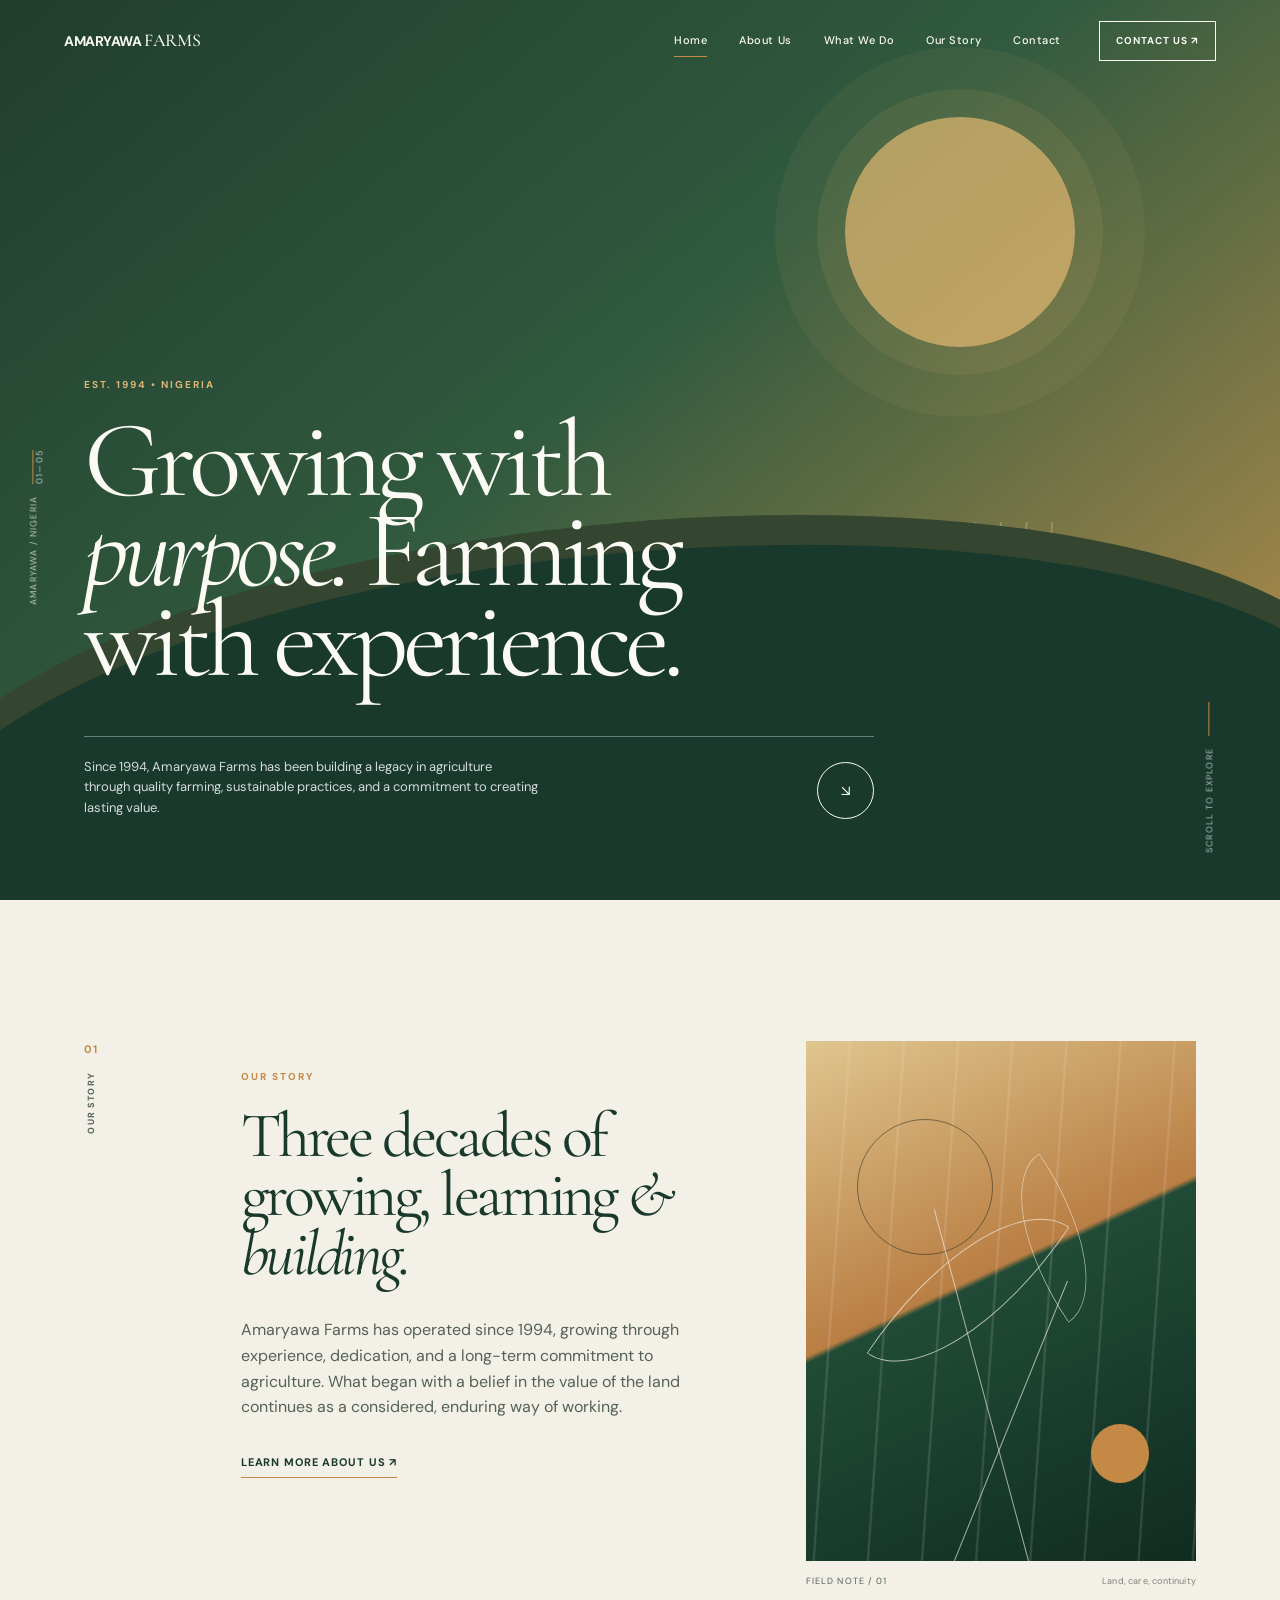
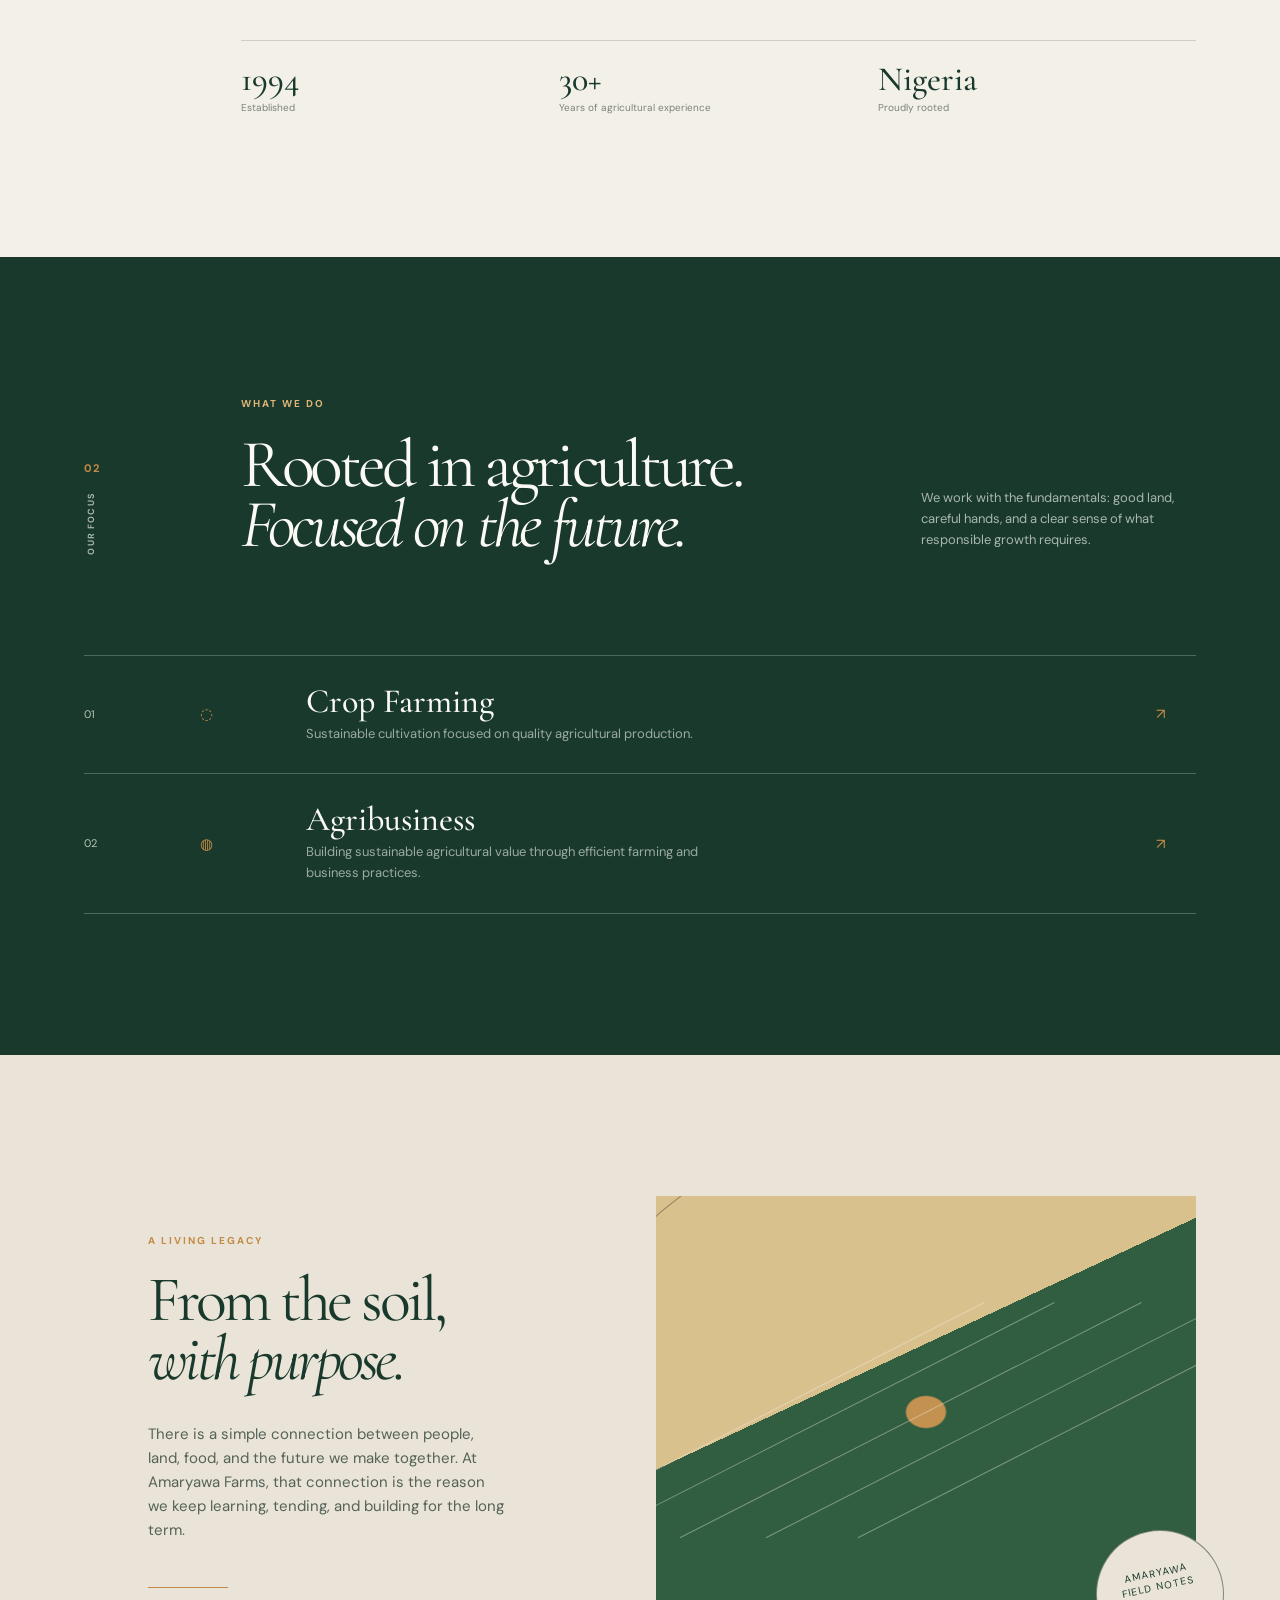
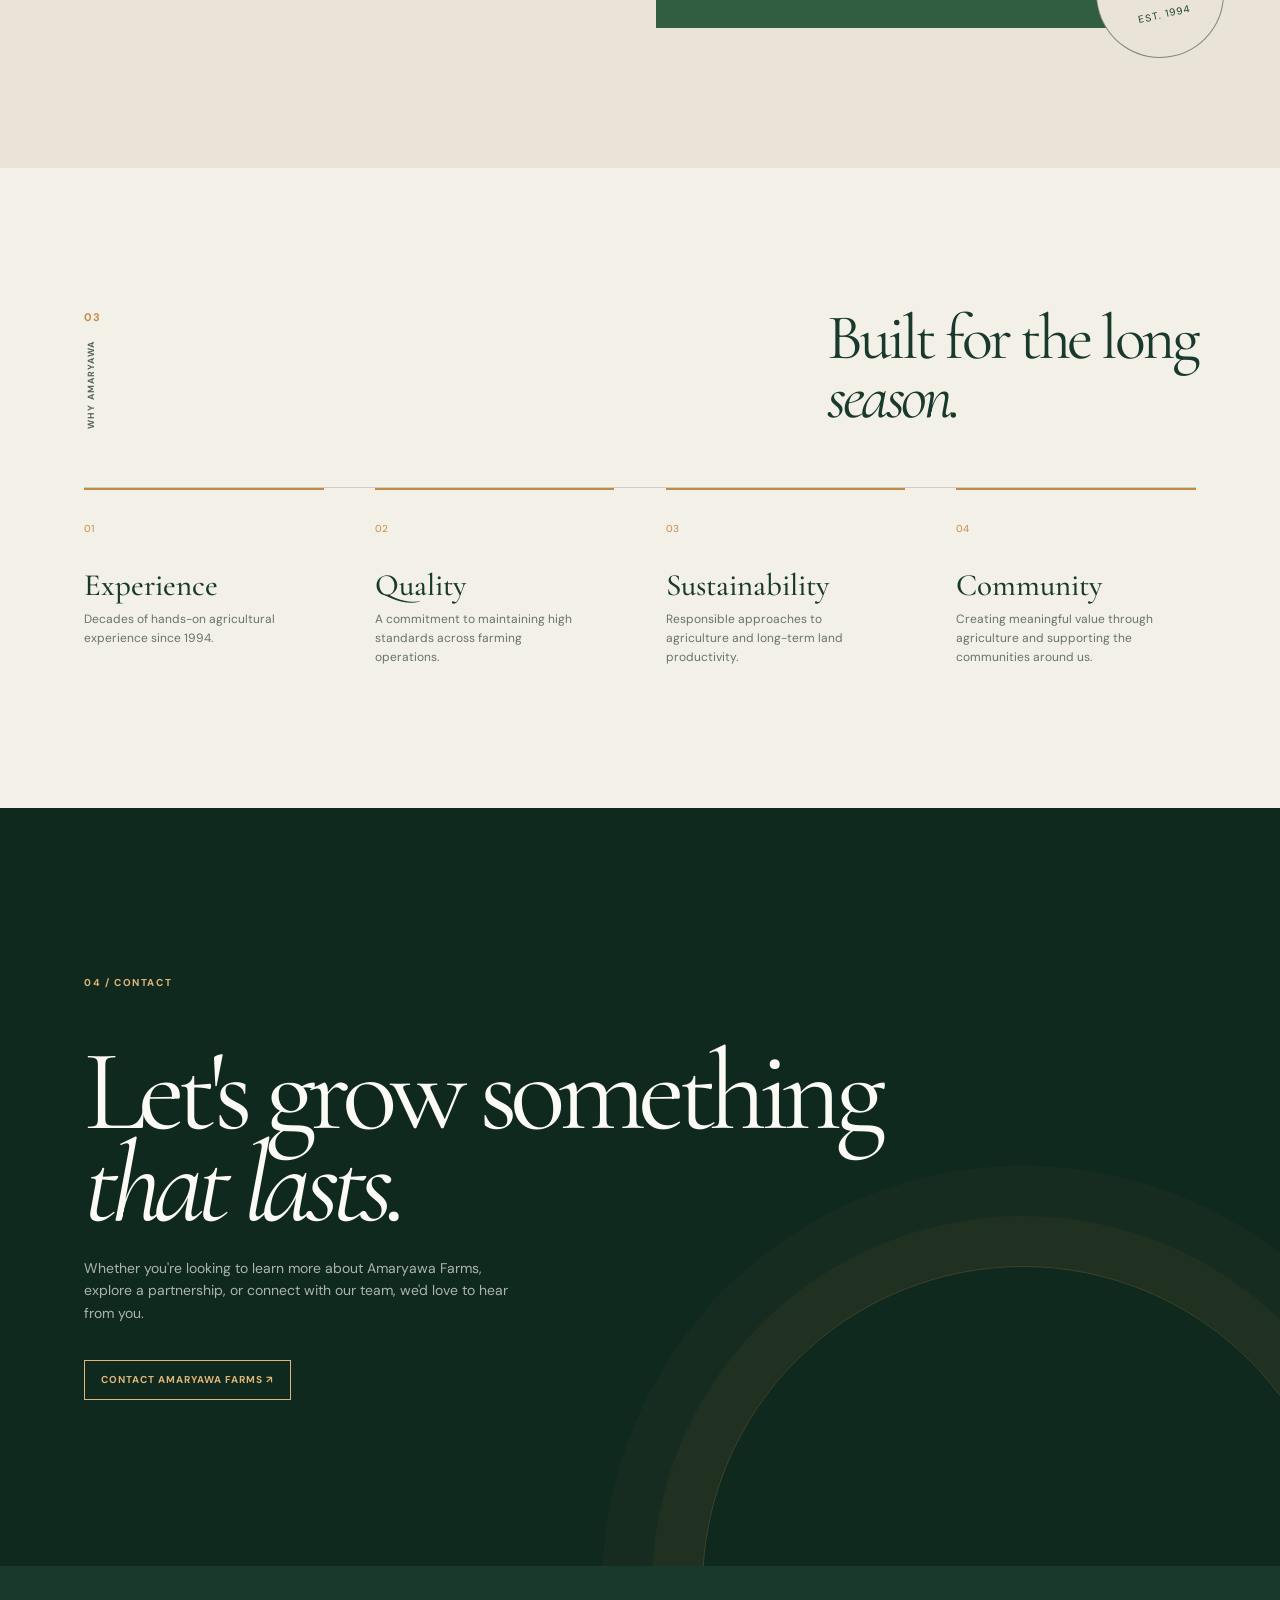
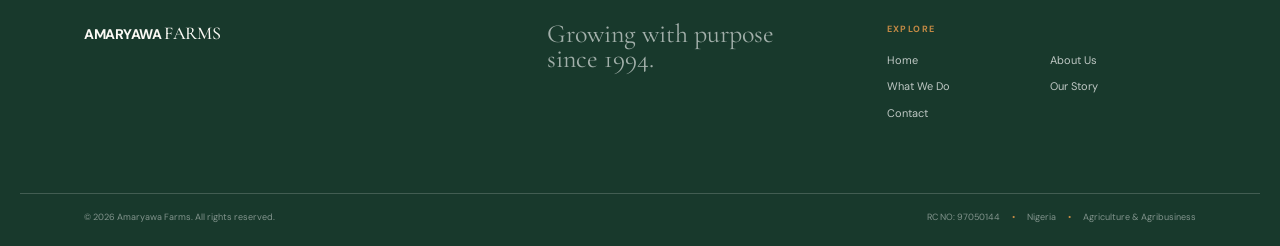
<file: index.html>
<!doctype html>
<html lang="en" data-page="home">
<head><meta charset="UTF-8"><meta name="viewport" content="width=device-width, initial-scale=1"><meta name="description" content="Amaryawa Farms — growing with purpose since 1994."><title>Amaryawa Farms — Growing With Purpose</title><style id="amaryawa-styles">
/* Amaryawa Farms — Field Notes design: editorial minimalism, deep botanical green, cream paper, ochre accents, CSS-led field studies. */
@import url('https://fonts.googleapis.com/css2?family=Cormorant+Garamond:ital,wght@0,400;0,500;0,600;1,400;1,500;1,600&family=DM+Sans:wght@400;500;600;700&display=swap');
:root{--paper:#f3f0e8;--paper-deep:#e9e4d7;--ink:#18261f;--green:#18392c;--deep:#10291f;--soft:#526357;--ochre:#c48a45;--white:#fbfaf5;--line:rgba(24,38,31,.17);--ease:cubic-bezier(.23,1,.32,1)}
*{box-sizing:border-box}html{scroll-behavior:smooth}body{margin:0;background:var(--paper);color:var(--ink);font:15px/1.6 'DM Sans',sans-serif}a{color:inherit;text-decoration:none}button{font:inherit}.container{width:100%;max-width:1240px;margin:auto;padding:0 clamp(24px,5vw,72px)}
.site-nav{position:fixed;z-index:20;inset:0 0 auto;height:82px;display:flex;align-items:center;padding:0 clamp(24px,5vw,72px);color:var(--white);transition:.25s var(--ease);transition-property:background,color,box-shadow}.site-nav.scrolled{background:rgba(243,240,232,.96);color:var(--ink);box-shadow:0 1px 0 rgba(24,38,31,.1);backdrop-filter:blur(14px)}.brand{font-size:14px;font-weight:700;letter-spacing:-.03em}.brand em{font:500 18px 'Cormorant Garamond',serif}.desktop-nav{display:flex;gap:clamp(18px,2.5vw,38px);margin-left:auto;margin-right:38px}.desktop-nav a{position:relative;font-size:11px;font-weight:500;letter-spacing:.05em}.desktop-nav a:after{position:absolute;right:100%;bottom:-7px;left:0;height:1px;background:var(--ochre);content:'';transition:right .25s var(--ease)}.desktop-nav a:hover:after,.desktop-nav a.active:after{right:0}.nav-cta,.contact-button{display:inline-flex;align-items:center;gap:12px;border:1px solid currentColor;padding:11px 16px;font-size:10px;font-weight:700;letter-spacing:.1em;text-transform:uppercase;transition:.2s var(--ease);transition-property:background,color,transform}.nav-cta:hover,.contact-button:hover{background:var(--ochre);border-color:var(--ochre);color:var(--deep)}.nav-cta:active,.contact-button:active{transform:scale(.97)}.menu-toggle{display:none;margin-left:auto;border:0;background:none;color:currentColor}
.hero{position:relative;min-height:720px;height:100svh;max-height:960px;overflow:hidden;background:linear-gradient(140deg,#203d2e,#315a3e 45%,#c6944e);color:var(--white)}.hero:before{position:absolute;top:13%;right:16%;width:clamp(130px,18vw,280px);height:clamp(130px,18vw,280px);border-radius:50%;background:rgba(225,183,113,.75);box-shadow:0 0 0 28px rgba(225,183,113,.09),0 0 0 70px rgba(225,183,113,.06);content:''}.hero:after{position:absolute;right:-8%;bottom:-15%;left:-8%;height:57%;border-radius:50% 50% 0 0;background:var(--green);box-shadow:inset 0 30px 0 rgba(196,138,69,.17);content:'';transform:rotate(-5deg)}.hero .hero-ridge{position:absolute;right:-8%;bottom:-28%;left:-8%;height:52%;border-radius:50%;background:var(--deep);content:'';transform:rotate(7deg)}.hero .hero-grass{position:absolute;right:19%;bottom:22%;width:29%;height:20%;opacity:.55;background:repeating-linear-gradient(77deg,transparent 0 12px,rgba(232,208,157,.5) 13px 14px,transparent 15px 25px);transform:skewX(-18deg)}.hero-content{position:relative;z-index:1;display:flex;height:100%;flex-direction:column;justify-content:flex-end;padding-top:150px;padding-bottom:clamp(52px,9vh,100px)}.eyebrow{margin:0 0 24px;color:var(--ochre);font-size:10px;font-weight:700;letter-spacing:.2em;line-height:1.2;text-transform:uppercase}.eyebrow.light{color:#dfb678}.hero h1{max-width:800px;margin:0;font:400 clamp(60px,8.5vw,126px)/.83 'Cormorant Garamond',serif;letter-spacing:-.055em}.hero h1 i,h1 i,h2 i{font-weight:400}.hero-bottomline{display:flex;align-items:flex-end;justify-content:space-between;max-width:790px;margin-top:50px;padding-top:20px;border-top:1px solid rgba(255,255,255,.35)}.hero-bottomline p{max-width:455px;margin:0;color:rgba(255,255,255,.82);font-size:13px}.circle-link{display:grid;place-items:center;width:57px;height:57px;border:1px solid currentColor;border-radius:50%;transition:.2s var(--ease)}.circle-link:hover{background:var(--ochre);color:var(--deep);transform:rotate(-45deg)}.hero-rail,.hero-scroll{position:absolute;z-index:2;display:flex;align-items:center;gap:12px;color:rgba(255,255,255,.7);font-size:9px;letter-spacing:.13em;writing-mode:vertical-rl;transform:rotate(180deg)}.hero-rail{top:50%;left:clamp(14px,2vw,30px)}.hero-scroll{right:clamp(24px,5vw,72px);bottom:47px}.hero-rail span,.hero-scroll span{display:inline-block;width:1px;height:34px;background:var(--ochre)}
.section-pad{padding-top:clamp(86px,11vw,160px);padding-bottom:clamp(86px,11vw,160px)}.section-index{display:flex;flex-direction:column;gap:14px;color:var(--ochre);font-size:11px;font-weight:700;letter-spacing:.1em}.section-index span{color:var(--soft);font-size:9px;letter-spacing:.13em;writing-mode:vertical-rl;transform:rotate(180deg)}.intro-grid{display:grid;grid-template-columns:80px minmax(0,1fr) minmax(260px,390px);gap:52px clamp(30px,6vw,96px)}.intro-copy{padding-top:30px}.intro-copy h2,.story-copy h2,.principles-top h2{max-width:630px;margin:0 0 34px;color:var(--green);font:400 clamp(48px,5vw,76px)/.92 'Cormorant Garamond',serif;letter-spacing:-.055em}.large-copy{max-width:475px;margin:0 0 29px;color:#556257;font-size:16px}.text-link{display:inline-flex;align-items:center;gap:9px;border-bottom:1px solid var(--ochre);padding-bottom:6px;color:var(--green);font-size:11px;font-weight:700;letter-spacing:.08em;text-transform:uppercase}.text-link:hover{gap:15px}.field-note-art{position:relative;width:100%;aspect-ratio:3/4;overflow:hidden;background:linear-gradient(155deg,#dfc68f,#b97e43 45%,#214b36 46%,#102c21)}.field-note-art:before{position:absolute;inset:0;background:repeating-linear-gradient(104deg,transparent 0 20px,rgba(243,240,232,.13) 21px 22px,transparent 23px 45px);content:'';transform:rotate(-10deg) scale(1.2)}.field-note-circle{position:absolute;top:15%;left:13%;width:35%;aspect-ratio:1;border:1px solid rgba(24,38,31,.5);border-radius:50%}.field-note-line{position:absolute;bottom:0;width:1px;height:58%;background:rgba(243,240,232,.65);transform-origin:bottom}.field-note-line.one{left:38%;transform:rotate(22deg)}.field-note-line.two{left:57%;height:70%;transform:rotate(-15deg)}.field-note-leaf{position:absolute;display:block;width:25%;height:42%;border:1px solid rgba(243,240,232,.7);border-radius:100% 0;transform:rotate(34deg)}.field-note-leaf.one{bottom:31%;left:29%}.field-note-leaf.two{bottom:41%;left:51%;transform:rotate(-34deg) scale(.72)}.field-note-sun{position:absolute;right:12%;bottom:15%;width:15%;aspect-ratio:1;border-radius:50%;background:var(--ochre)}.photo-caption{display:flex;justify-content:space-between;padding-top:13px;color:var(--soft);font-size:9px;letter-spacing:.12em;text-transform:uppercase}.photo-caption span{color:#7e837a;letter-spacing:.02em;text-transform:none}.stat-strip{grid-column:2/4;display:grid;grid-template-columns:repeat(3,1fr);border-top:1px solid var(--line)}.stat-strip div{display:flex;flex-direction:column;gap:3px;padding:22px 22px 0 0}.stat-strip strong{color:var(--green);font:500 34px/1 'Cormorant Garamond',serif}.stat-strip span{color:#7b8479;font-size:10px}
.focus-section{background:var(--green);color:var(--white)}.section-heading-row{display:grid;grid-template-columns:80px minmax(0,1fr) minmax(200px,275px);gap:clamp(30px,6vw,96px);align-items:end}.section-index.light span{color:rgba(255,255,255,.62)}.light-heading{margin:0;color:var(--white);font:400 clamp(51px,5.3vw,80px)/.89 'Cormorant Garamond',serif;letter-spacing:-.055em}.heading-aside{margin:0 0 4px;color:rgba(255,255,255,.63);font-size:13px}.focus-list{margin-top:100px;border-top:1px solid rgba(255,255,255,.24)}.focus-item{display:grid;grid-template-columns:80px 70px minmax(0,1fr) 40px;gap:clamp(16px,3vw,36px);align-items:center;border-bottom:1px solid rgba(255,255,255,.24);padding:29px 0;transition:.25s var(--ease)}.focus-item:hover{padding-left:15px;background:rgba(255,255,255,.035)}.focus-number{color:#b7c3b3;font-size:11px}.focus-icon{color:var(--ochre)}.focus-item h3{margin:0 0 5px;font:500 34px/1 'Cormorant Garamond',serif}.focus-item p{max-width:420px;margin:0;color:rgba(255,255,255,.57);font-size:13px}.focus-arrow{color:var(--ochre)}
.story-section{background:var(--paper-deep);overflow:hidden}.story-grid{display:grid;grid-template-columns:1fr 1.15fr;gap:clamp(45px,8vw,130px);align-items:center}.story-copy{padding-left:clamp(0px,5vw,74px)}.story-copy p:not(.eyebrow){max-width:360px;color:#556257;font-size:15px}.story-rule{display:block;width:80px;height:1px;margin-top:45px;background:var(--ochre)}.topographic-art{position:relative;width:100%;aspect-ratio:1.25;overflow:hidden;background:radial-gradient(ellipse at 50% 50%,#c49250 0 5%,transparent 5.5%),linear-gradient(155deg,#d9c18d 0 40%,#315d41 40%)}.topographic-art:before{position:absolute;inset:-20%;border:1px solid rgba(24,38,31,.38);border-radius:48% 52% 44% 56%;content:'';transform:rotate(-17deg);box-shadow:0 25px 0 rgba(24,38,31,.3),0 50px 0 rgba(24,38,31,.25),0 75px 0 rgba(24,38,31,.2),0 100px 0 rgba(24,38,31,.14)}.topographic-art span{position:absolute;top:-8%;display:block;width:1px;height:120%;background:rgba(243,240,232,.38);transform:rotate(63deg)}.topographic-art span:nth-child(1){left:18%}.topographic-art span:nth-child(2){left:31%}.topographic-art span:nth-child(3){left:47%}.topographic-art span:nth-child(4){left:63%}.topographic-art span:nth-child(5){left:80%}.story-stamp{position:absolute;right:-28px;bottom:-30px;display:grid;place-content:center;width:128px;height:128px;border:1px solid rgba(24,38,31,.5);border-radius:50%;background:var(--paper-deep);color:var(--green);font-size:10px;letter-spacing:.11em;line-height:1.4;text-align:center;transform:rotate(-12deg)}.story-image-wrap{position:relative}
.principles-section{background:var(--paper)}.principles-top{display:flex;justify-content:space-between;align-items:flex-start;border-bottom:1px solid var(--line);padding-bottom:58px}.principles-top h2{margin:0;max-width:440px}.principles-grid{display:grid;grid-template-columns:repeat(4,1fr);gap:clamp(20px,4vw,58px)}.principle{padding-top:25px;border-top:2px solid var(--ochre)}.principle>span{color:var(--ochre);font-size:10px}.principle h3{margin:31px 0 9px;color:var(--green);font:500 31px/1 'Cormorant Garamond',serif}.principle p{max-width:210px;margin:0;color:#687368;font-size:12px}
.contact-section{position:relative;overflow:hidden;background:var(--deep);color:var(--white)}.contact-section:after{position:absolute;right:-5%;bottom:-45%;width:50vw;height:50vw;border:1px solid rgba(196,138,69,.25);border-radius:50%;box-shadow:0 0 0 50px rgba(196,138,69,.05),0 0 0 100px rgba(196,138,69,.04);content:''}.contact-inner{position:relative;z-index:1;padding-top:clamp(100px,13vw,180px);padding-bottom:clamp(100px,13vw,180px)}.contact-index{margin-bottom:55px;color:#dfb678;font-size:10px;font-weight:700;letter-spacing:.16em}.contact-inner h2{margin:0 0 27px;font:400 clamp(65px,9vw,125px)/.8 'Cormorant Garamond',serif;letter-spacing:-.065em}.contact-inner p{max-width:425px;margin:0 0 36px;color:rgba(255,255,255,.65);font-size:14px}.contact-button{border-color:#dfb678;color:#dfb678}.footer{background:var(--green);color:var(--white)}.footer-top{display:grid;grid-template-columns:1.4fr 1fr 1fr;gap:30px;padding-top:56px;padding-bottom:70px}.footer-top>p{margin:0;color:rgba(255,255,255,.6);font:26px/.95 'Cormorant Garamond',serif}.footer-nav{display:grid;grid-template-columns:1fr 1fr;gap:9px 18px;font-size:11px}.footer-nav span{grid-column:1/-1;margin-bottom:6px;color:var(--ochre);font-size:9px;font-weight:700;letter-spacing:.16em;text-transform:uppercase}.footer-nav a{color:rgba(255,255,255,.72)}.footer-nav a:hover{color:var(--ochre)}.footer-bottom{display:flex;justify-content:space-between;border-top:1px solid rgba(255,255,255,.18);padding-top:16px;padding-bottom:22px;color:rgba(255,255,255,.46);font-size:9px}.footer-dot{margin:0 10px;color:var(--ochre)}
.page-hero{padding:190px 0 100px;background:var(--green);color:var(--white)}.page-hero h1{max-width:900px;margin:0;font:400 clamp(65px,10vw,138px)/.82 'Cormorant Garamond',serif;letter-spacing:-.06em}.page-hero p{max-width:510px;margin:36px 0 0;color:rgba(255,255,255,.68);font-size:15px}.detail-grid{display:grid;grid-template-columns:80px minmax(0,1fr);gap:clamp(30px,6vw,96px)}.detail-copy{max-width:750px}.detail-copy h2{margin:0 0 28px;color:var(--green);font:400 clamp(48px,6vw,80px)/.9 'Cormorant Garamond',serif;letter-spacing:-.05em}.detail-copy p{max-width:650px;color:#566258;font-size:16px;line-height:1.8}.detail-copy p+p{margin-top:22px}.page-list{margin-top:55px;border-top:1px solid var(--line)}.page-list article{display:grid;grid-template-columns:70px 1fr 30px;gap:28px;align-items:start;border-bottom:1px solid var(--line);padding:28px 0}.page-list article span{color:var(--ochre);font-size:10px}.page-list h3{margin:0 0 7px;color:var(--green);font:500 34px/1 'Cormorant Garamond',serif}.page-list p{max-width:540px;margin:0;color:#687368;font-size:13px}.contact-panel{display:grid;grid-template-columns:1fr 1fr;gap:60px;align-items:start}.contact-panel h2{margin:0;color:var(--green);font:400 clamp(55px,7vw,92px)/.84 'Cormorant Garamond',serif;letter-spacing:-.06em}.contact-details{border-top:1px solid var(--line);padding-top:24px}.contact-details span{display:block;margin-bottom:8px;color:var(--ochre);font-size:10px;font-weight:700;letter-spacing:.15em;text-transform:uppercase}.contact-details a{display:block;margin-bottom:28px;color:var(--green);font:500 25px 'Cormorant Garamond',serif}.contact-details p{margin:0;color:#687368;font-size:13px}
@media(max-width:850px){.desktop-nav{gap:16px;margin-right:18px}.nav-cta{display:none}.intro-grid,.section-heading-row,.detail-grid{grid-template-columns:48px minmax(0,1fr);gap:24px}.intro-copy,.detail-copy{grid-column:2}.stat-strip{grid-column:2}.section-heading-row .heading-aside{grid-column:2}.story-grid{gap:50px}.contact-panel{gap:35px}}
@media(max-width:620px){.site-nav{height:70px}.desktop-nav{position:absolute;top:70px;right:0;left:0;display:none;flex-direction:column;gap:0;margin:0;padding:15px 24px 24px;background:var(--paper);color:var(--ink);box-shadow:0 10px 20px rgba(0,0,0,.08)}.desktop-nav.open{display:flex}.desktop-nav a{padding:13px 0;border-bottom:1px solid var(--line);font-size:12px}.menu-toggle{display:block}.hero{min-height:690px}.hero-rail,.hero-scroll{display:none}.hero-content{padding-bottom:50px}.hero h1{font-size:clamp(57px,16vw,86px)}.hero-bottomline{align-items:flex-start;gap:20px;margin-top:38px}.hero-bottomline p{font-size:12px}.circle-link{width:48px;height:48px}.section-pad{padding-top:82px;padding-bottom:82px}.intro-grid,.section-heading-row,.detail-grid{grid-template-columns:1fr;gap:28px}.section-index{flex-direction:row;align-items:center;gap:12px}.section-index span{writing-mode:initial;transform:none}.intro-copy,.detail-copy,.stat-strip,.section-heading-row .heading-aside{grid-column:auto}.intro-copy{padding-top:0}.intro-copy h2,.story-copy h2,.principles-top h2,.detail-copy h2{font-size:clamp(49px,14vw,68px)}.stat-strip{gap:10px}.stat-strip div{padding-right:3px}.stat-strip strong{font-size:28px}.stat-strip span{font-size:9px}.section-heading-row{align-items:start}.focus-list{margin-top:70px}.focus-item{grid-template-columns:35px 45px minmax(0,1fr) 20px;gap:10px;padding:23px 0}.focus-item h3{font-size:29px}.focus-item p{font-size:11px}.story-grid{grid-template-columns:1fr;gap:55px}.story-copy{padding-left:0}.story-stamp{right:-10px;bottom:-25px;width:105px;height:105px;font-size:8px}.principles-top{display:block;padding-bottom:36px}.principles-top h2{margin-top:40px}.principles-grid{grid-template-columns:1fr 1fr;gap:35px 18px}.principle h3{margin-top:20px;font-size:27px}.principle p{font-size:11px}.contact-panel{grid-template-columns:1fr;gap:55px}.contact-inner h2{font-size:clamp(59px,16vw,84px)}.page-hero{padding:145px 0 80px}.page-hero h1{font-size:clamp(63px,17vw,94px)}.footer-top{grid-template-columns:1fr 1fr;gap:45px 24px}.footer-top>p{font-size:23px}.footer-nav{grid-column:1/-1}.footer-bottom{flex-direction:column;gap:6px}}
@media(prefers-reduced-motion:no-preference){.hero h1,.page-hero h1{animation:rise .8s var(--ease) both}}@keyframes rise{from{opacity:0;transform:translateY(18px)}to{opacity:1;transform:none}}

</style></head>
<body data-page="home">
<header class="site-nav"><a class="brand" href="index.html">AMARYAWA <em>FARMS</em></a><nav class="desktop-nav" aria-label="Primary navigation"><a data-page="home" href="index.html">Home</a><a data-page="about" href="about.html">About Us</a><a data-page="what-we-do" href="what-we-do.html">What We Do</a><a data-page="story" href="story.html">Our Story</a><a data-page="contact" href="contact.html">Contact</a></nav><a class="nav-cta" href="contact.html">Contact Us ↗</a><button class="menu-toggle" aria-label="Open menu" aria-expanded="false">☰</button></header>
<main>
<section class="hero"><div class="hero-ridge"></div><div class="hero-grass"></div><div class="hero-content container"><p class="eyebrow light">EST. 1994 <span>•</span> NIGERIA</p><h1>Growing with<br><i>purpose.</i> Farming<br>with experience.</h1><div class="hero-bottomline"><p>Since 1994, Amaryawa Farms has been building a legacy in agriculture through quality farming, sustainable practices, and a commitment to creating lasting value.</p><a class="circle-link" href="about.html" aria-label="Explore our farm">↘</a></div></div><div class="hero-rail">AMARYAWA / NIGERIA <span>01—05</span></div><div class="hero-scroll">SCROLL TO EXPLORE <span></span></div></section>
<section class="section-pad"><div class="container intro-grid"><div class="section-index">01 <span>OUR STORY</span></div><div class="intro-copy"><p class="eyebrow">OUR STORY</p><h2>Three decades of growing, learning <i>&amp; building.</i></h2><p class="large-copy">Amaryawa Farms has operated since 1994, growing through experience, dedication, and a long-term commitment to agriculture. What began with a belief in the value of the land continues as a considered, enduring way of working.</p><a class="text-link" href="about.html">Learn more about us ↗</a></div><div><div class="field-note-art"><span class="field-note-circle"></span><span class="field-note-line one"></span><span class="field-note-line two"></span><span class="field-note-leaf one"></span><span class="field-note-leaf two"></span><span class="field-note-sun"></span></div><div class="photo-caption">FIELD NOTE / 01 <span>Land, care, continuity</span></div></div><div class="stat-strip"><div><strong>1994</strong><span>Established</span></div><div><strong>30+</strong><span>Years of agricultural experience</span></div><div><strong>Nigeria</strong><span>Proudly rooted</span></div></div></div></section>
<section class="focus-section section-pad"><div class="container"><div class="section-heading-row"><div class="section-index light">02 <span>OUR FOCUS</span></div><div><p class="eyebrow light">WHAT WE DO</p><h2 class="light-heading">Rooted in agriculture.<br><i>Focused on the future.</i></h2></div><p class="heading-aside">We work with the fundamentals: good land, careful hands, and a clear sense of what responsible growth requires.</p></div><div class="focus-list"><a class="focus-item" href="what-we-do.html"><span class="focus-number">01</span><span class="focus-icon">◌</span><div><h3>Crop Farming</h3><p>Sustainable cultivation focused on quality agricultural production.</p></div><span class="focus-arrow">↗</span></a><a class="focus-item" href="what-we-do.html"><span class="focus-number">02</span><span class="focus-icon">◍</span><div><h3>Agribusiness</h3><p>Building sustainable agricultural value through efficient farming and business practices.</p></div><span class="focus-arrow">↗</span></a></div></div></section>
<section class="story-section section-pad"><div class="container story-grid"><div class="story-copy"><p class="eyebrow">A LIVING LEGACY</p><h2>From the soil,<br><i>with purpose.</i></h2><p>There is a simple connection between people, land, food, and the future we make together. At Amaryawa Farms, that connection is the reason we keep learning, tending, and building for the long term.</p><span class="story-rule"></span></div><div class="story-image-wrap"><div class="topographic-art"><span></span><span></span><span></span><span></span><span></span></div><div class="story-stamp">AMARYAWA<br><span>FIELD NOTES</span><br>EST. 1994</div></div></div></section>
<section class="section-pad"><div class="container"><div class="principles-top"><div class="section-index">03 <span>WHY AMARYAWA</span></div><h2>Built for the long<br><i>season.</i></h2></div><div class="principles-grid"><div class="principle"><span>01</span><h3>Experience</h3><p>Decades of hands-on agricultural experience since 1994.</p></div><div class="principle"><span>02</span><h3>Quality</h3><p>A commitment to maintaining high standards across farming operations.</p></div><div class="principle"><span>03</span><h3>Sustainability</h3><p>Responsible approaches to agriculture and long-term land productivity.</p></div><div class="principle"><span>04</span><h3>Community</h3><p>Creating meaningful value through agriculture and supporting the communities around us.</p></div></div></div></section>
<section class="contact-section"><div class="container contact-inner"><div class="contact-index">04 / CONTACT</div><h2>Let's grow something<br><i>that lasts.</i></h2><p>Whether you're looking to learn more about Amaryawa Farms, explore a partnership, or connect with our team, we'd love to hear from you.</p><a class="contact-button" href="contact.html">Contact Amaryawa Farms ↗</a></div></section>
</main><footer class="footer"><div class="container footer-top"><a class="brand" href="index.html">AMARYAWA <em>FARMS</em></a><p>Growing with purpose<br>since 1994.</p><div class="footer-nav"><span>Explore</span><a href="index.html">Home</a><a href="about.html">About Us</a><a href="what-we-do.html">What We Do</a><a href="story.html">Our Story</a><a href="contact.html">Contact</a></div></div><div class="container footer-bottom"><span>© 2026 Amaryawa Farms. All rights reserved.</span><span>RC NO: 97050144 <span class="footer-dot">•</span> Nigeria <span class="footer-dot">•</span> Agriculture &amp; Agribusiness</span></div></footer><script src="script.js"></script></body></html>
</file>
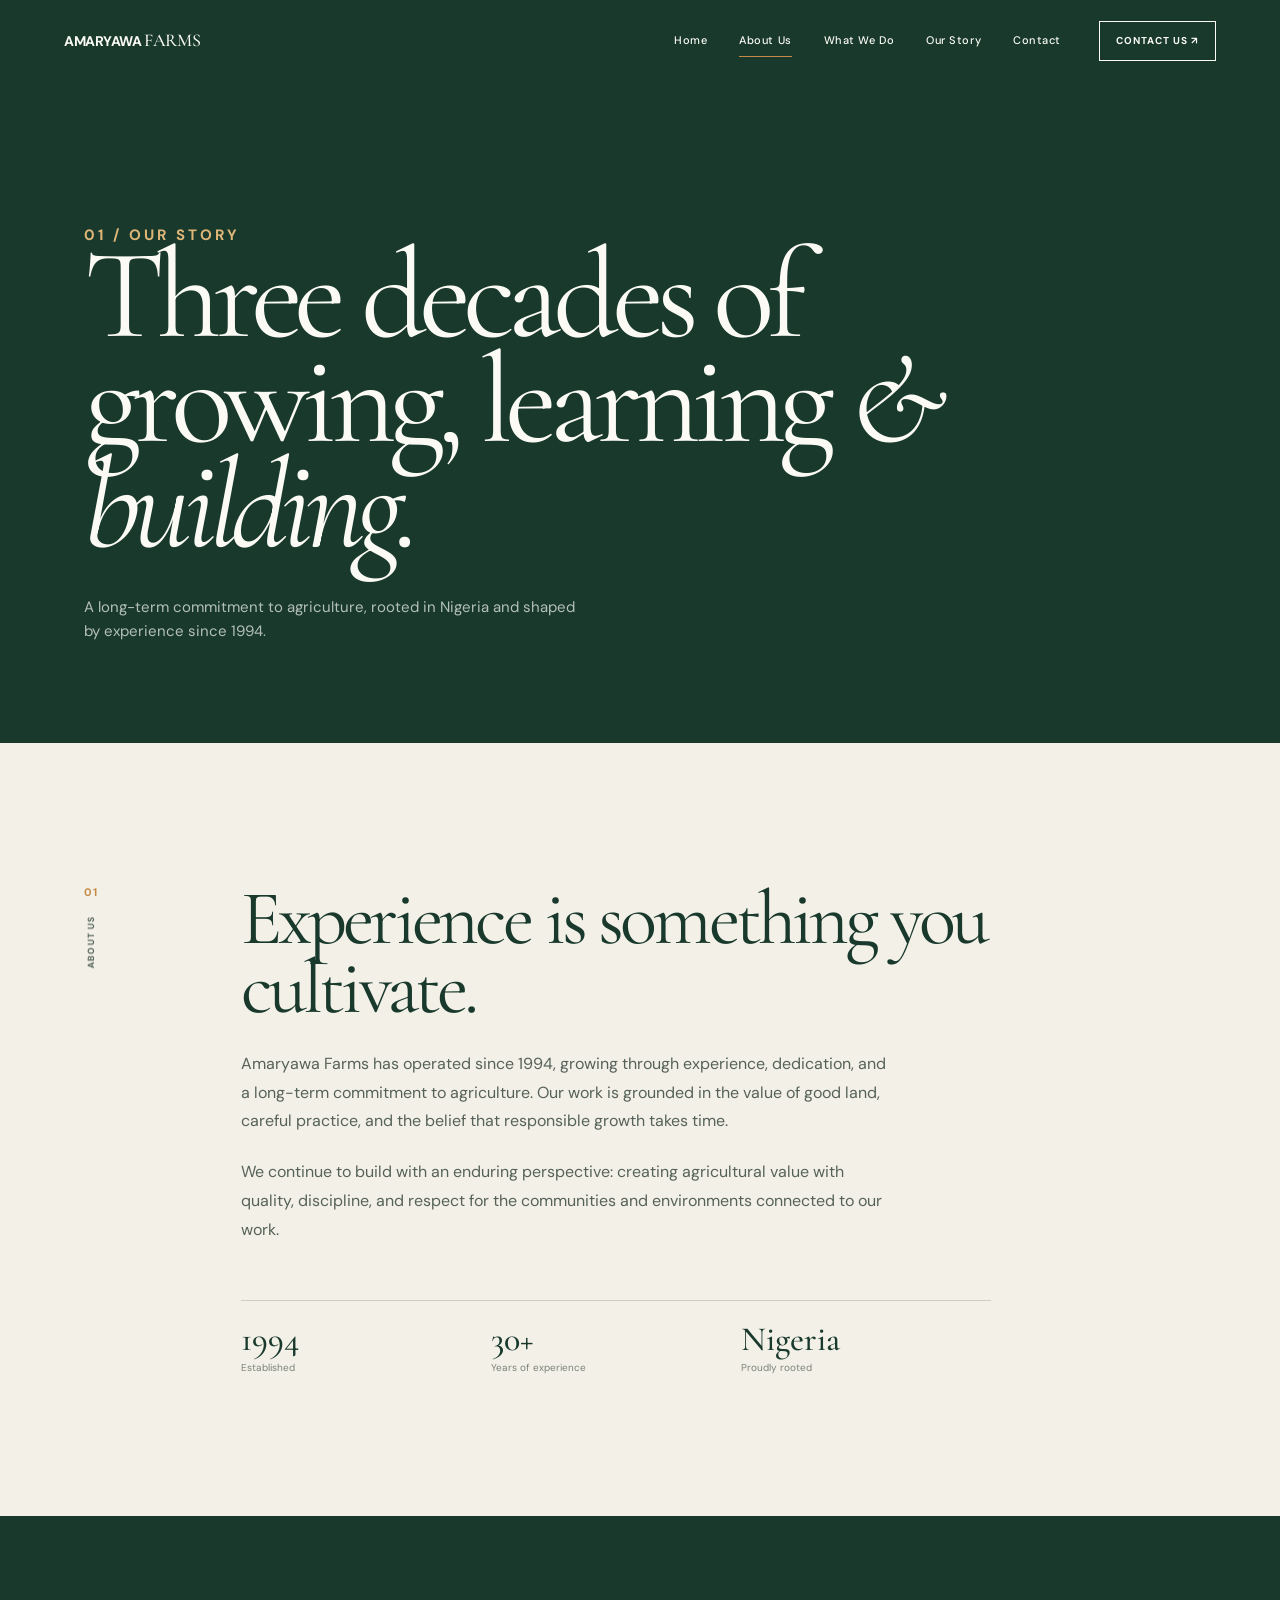
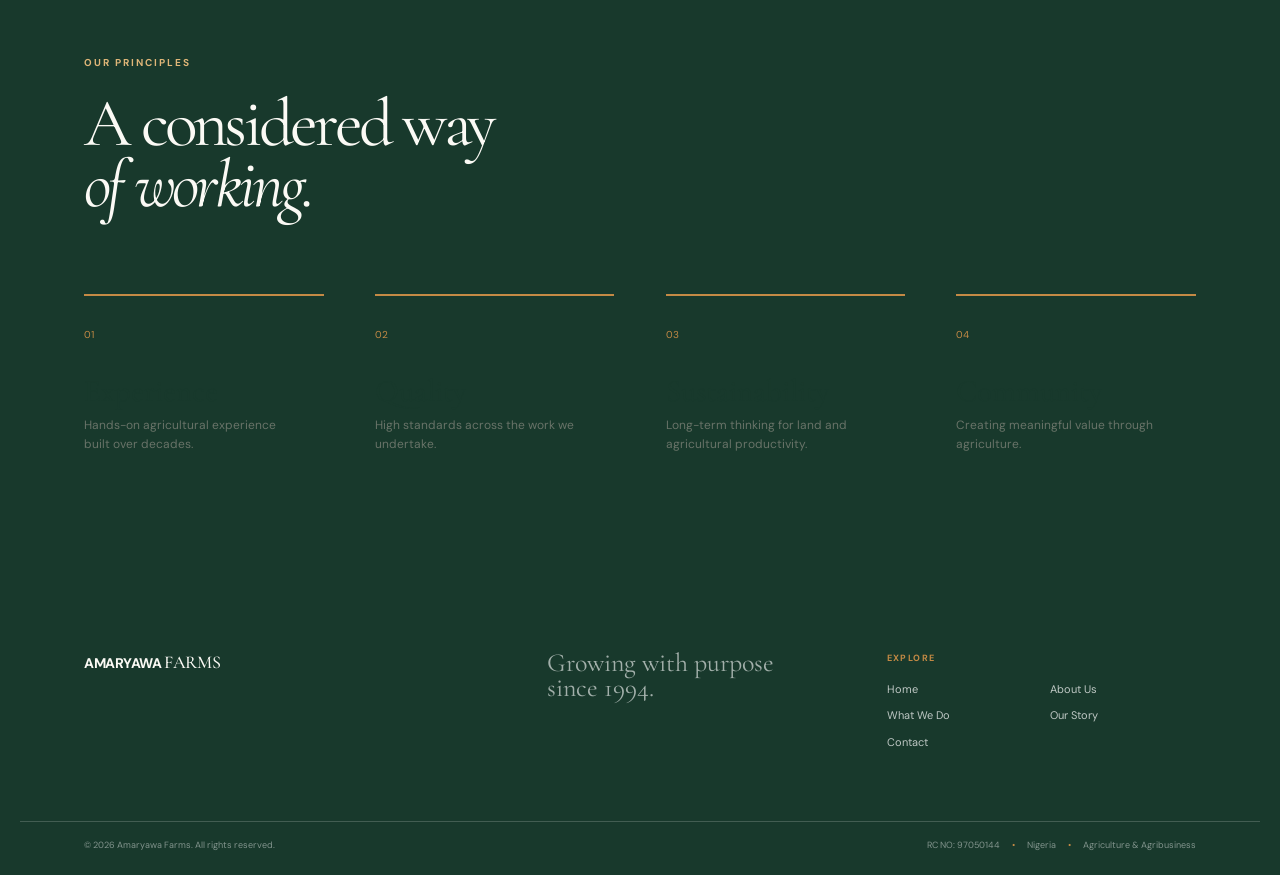
<file: about (1).html>
<!doctype html>
<html lang="en" data-page="about"><head><meta charset="UTF-8"><meta name="viewport" content="width=device-width, initial-scale=1"><meta name="description" content="Learn about Amaryawa Farms, a Nigerian agricultural business established in 1994."><title>About Us — Amaryawa Farms</title><style id="amaryawa-styles">
/* Amaryawa Farms — Field Notes design: editorial minimalism, deep botanical green, cream paper, ochre accents, CSS-led field studies. */
@import url('https://fonts.googleapis.com/css2?family=Cormorant+Garamond:ital,wght@0,400;0,500;0,600;1,400;1,500;1,600&family=DM+Sans:wght@400;500;600;700&display=swap');
:root{--paper:#f3f0e8;--paper-deep:#e9e4d7;--ink:#18261f;--green:#18392c;--deep:#10291f;--soft:#526357;--ochre:#c48a45;--white:#fbfaf5;--line:rgba(24,38,31,.17);--ease:cubic-bezier(.23,1,.32,1)}
*{box-sizing:border-box}html{scroll-behavior:smooth}body{margin:0;background:var(--paper);color:var(--ink);font:15px/1.6 'DM Sans',sans-serif}a{color:inherit;text-decoration:none}button{font:inherit}.container{width:100%;max-width:1240px;margin:auto;padding:0 clamp(24px,5vw,72px)}
.site-nav{position:fixed;z-index:20;inset:0 0 auto;height:82px;display:flex;align-items:center;padding:0 clamp(24px,5vw,72px);color:var(--white);transition:.25s var(--ease);transition-property:background,color,box-shadow}.site-nav.scrolled{background:rgba(243,240,232,.96);color:var(--ink);box-shadow:0 1px 0 rgba(24,38,31,.1);backdrop-filter:blur(14px)}.brand{font-size:14px;font-weight:700;letter-spacing:-.03em}.brand em{font:500 18px 'Cormorant Garamond',serif}.desktop-nav{display:flex;gap:clamp(18px,2.5vw,38px);margin-left:auto;margin-right:38px}.desktop-nav a{position:relative;font-size:11px;font-weight:500;letter-spacing:.05em}.desktop-nav a:after{position:absolute;right:100%;bottom:-7px;left:0;height:1px;background:var(--ochre);content:'';transition:right .25s var(--ease)}.desktop-nav a:hover:after,.desktop-nav a.active:after{right:0}.nav-cta,.contact-button{display:inline-flex;align-items:center;gap:12px;border:1px solid currentColor;padding:11px 16px;font-size:10px;font-weight:700;letter-spacing:.1em;text-transform:uppercase;transition:.2s var(--ease);transition-property:background,color,transform}.nav-cta:hover,.contact-button:hover{background:var(--ochre);border-color:var(--ochre);color:var(--deep)}.nav-cta:active,.contact-button:active{transform:scale(.97)}.menu-toggle{display:none;margin-left:auto;border:0;background:none;color:currentColor}
.hero{position:relative;min-height:720px;height:100svh;max-height:960px;overflow:hidden;background:linear-gradient(140deg,#203d2e,#315a3e 45%,#c6944e);color:var(--white)}.hero:before{position:absolute;top:13%;right:16%;width:clamp(130px,18vw,280px);height:clamp(130px,18vw,280px);border-radius:50%;background:rgba(225,183,113,.75);box-shadow:0 0 0 28px rgba(225,183,113,.09),0 0 0 70px rgba(225,183,113,.06);content:''}.hero:after{position:absolute;right:-8%;bottom:-15%;left:-8%;height:57%;border-radius:50% 50% 0 0;background:var(--green);box-shadow:inset 0 30px 0 rgba(196,138,69,.17);content:'';transform:rotate(-5deg)}.hero .hero-ridge{position:absolute;right:-8%;bottom:-28%;left:-8%;height:52%;border-radius:50%;background:var(--deep);content:'';transform:rotate(7deg)}.hero .hero-grass{position:absolute;right:19%;bottom:22%;width:29%;height:20%;opacity:.55;background:repeating-linear-gradient(77deg,transparent 0 12px,rgba(232,208,157,.5) 13px 14px,transparent 15px 25px);transform:skewX(-18deg)}.hero-content{position:relative;z-index:1;display:flex;height:100%;flex-direction:column;justify-content:flex-end;padding-top:150px;padding-bottom:clamp(52px,9vh,100px)}.eyebrow{margin:0 0 24px;color:var(--ochre);font-size:10px;font-weight:700;letter-spacing:.2em;line-height:1.2;text-transform:uppercase}.eyebrow.light{color:#dfb678}.hero h1{max-width:800px;margin:0;font:400 clamp(60px,8.5vw,126px)/.83 'Cormorant Garamond',serif;letter-spacing:-.055em}.hero h1 i,h1 i,h2 i{font-weight:400}.hero-bottomline{display:flex;align-items:flex-end;justify-content:space-between;max-width:790px;margin-top:50px;padding-top:20px;border-top:1px solid rgba(255,255,255,.35)}.hero-bottomline p{max-width:455px;margin:0;color:rgba(255,255,255,.82);font-size:13px}.circle-link{display:grid;place-items:center;width:57px;height:57px;border:1px solid currentColor;border-radius:50%;transition:.2s var(--ease)}.circle-link:hover{background:var(--ochre);color:var(--deep);transform:rotate(-45deg)}.hero-rail,.hero-scroll{position:absolute;z-index:2;display:flex;align-items:center;gap:12px;color:rgba(255,255,255,.7);font-size:9px;letter-spacing:.13em;writing-mode:vertical-rl;transform:rotate(180deg)}.hero-rail{top:50%;left:clamp(14px,2vw,30px)}.hero-scroll{right:clamp(24px,5vw,72px);bottom:47px}.hero-rail span,.hero-scroll span{display:inline-block;width:1px;height:34px;background:var(--ochre)}
.section-pad{padding-top:clamp(86px,11vw,160px);padding-bottom:clamp(86px,11vw,160px)}.section-index{display:flex;flex-direction:column;gap:14px;color:var(--ochre);font-size:11px;font-weight:700;letter-spacing:.1em}.section-index span{color:var(--soft);font-size:9px;letter-spacing:.13em;writing-mode:vertical-rl;transform:rotate(180deg)}.intro-grid{display:grid;grid-template-columns:80px minmax(0,1fr) minmax(260px,390px);gap:52px clamp(30px,6vw,96px)}.intro-copy{padding-top:30px}.intro-copy h2,.story-copy h2,.principles-top h2{max-width:630px;margin:0 0 34px;color:var(--green);font:400 clamp(48px,5vw,76px)/.92 'Cormorant Garamond',serif;letter-spacing:-.055em}.large-copy{max-width:475px;margin:0 0 29px;color:#556257;font-size:16px}.text-link{display:inline-flex;align-items:center;gap:9px;border-bottom:1px solid var(--ochre);padding-bottom:6px;color:var(--green);font-size:11px;font-weight:700;letter-spacing:.08em;text-transform:uppercase}.text-link:hover{gap:15px}.field-note-art{position:relative;width:100%;aspect-ratio:3/4;overflow:hidden;background:linear-gradient(155deg,#dfc68f,#b97e43 45%,#214b36 46%,#102c21)}.field-note-art:before{position:absolute;inset:0;background:repeating-linear-gradient(104deg,transparent 0 20px,rgba(243,240,232,.13) 21px 22px,transparent 23px 45px);content:'';transform:rotate(-10deg) scale(1.2)}.field-note-circle{position:absolute;top:15%;left:13%;width:35%;aspect-ratio:1;border:1px solid rgba(24,38,31,.5);border-radius:50%}.field-note-line{position:absolute;bottom:0;width:1px;height:58%;background:rgba(243,240,232,.65);transform-origin:bottom}.field-note-line.one{left:38%;transform:rotate(22deg)}.field-note-line.two{left:57%;height:70%;transform:rotate(-15deg)}.field-note-leaf{position:absolute;display:block;width:25%;height:42%;border:1px solid rgba(243,240,232,.7);border-radius:100% 0;transform:rotate(34deg)}.field-note-leaf.one{bottom:31%;left:29%}.field-note-leaf.two{bottom:41%;left:51%;transform:rotate(-34deg) scale(.72)}.field-note-sun{position:absolute;right:12%;bottom:15%;width:15%;aspect-ratio:1;border-radius:50%;background:var(--ochre)}.photo-caption{display:flex;justify-content:space-between;padding-top:13px;color:var(--soft);font-size:9px;letter-spacing:.12em;text-transform:uppercase}.photo-caption span{color:#7e837a;letter-spacing:.02em;text-transform:none}.stat-strip{grid-column:2/4;display:grid;grid-template-columns:repeat(3,1fr);border-top:1px solid var(--line)}.stat-strip div{display:flex;flex-direction:column;gap:3px;padding:22px 22px 0 0}.stat-strip strong{color:var(--green);font:500 34px/1 'Cormorant Garamond',serif}.stat-strip span{color:#7b8479;font-size:10px}
.focus-section{background:var(--green);color:var(--white)}.section-heading-row{display:grid;grid-template-columns:80px minmax(0,1fr) minmax(200px,275px);gap:clamp(30px,6vw,96px);align-items:end}.section-index.light span{color:rgba(255,255,255,.62)}.light-heading{margin:0;color:var(--white);font:400 clamp(51px,5.3vw,80px)/.89 'Cormorant Garamond',serif;letter-spacing:-.055em}.heading-aside{margin:0 0 4px;color:rgba(255,255,255,.63);font-size:13px}.focus-list{margin-top:100px;border-top:1px solid rgba(255,255,255,.24)}.focus-item{display:grid;grid-template-columns:80px 70px minmax(0,1fr) 40px;gap:clamp(16px,3vw,36px);align-items:center;border-bottom:1px solid rgba(255,255,255,.24);padding:29px 0;transition:.25s var(--ease)}.focus-item:hover{padding-left:15px;background:rgba(255,255,255,.035)}.focus-number{color:#b7c3b3;font-size:11px}.focus-icon{color:var(--ochre)}.focus-item h3{margin:0 0 5px;font:500 34px/1 'Cormorant Garamond',serif}.focus-item p{max-width:420px;margin:0;color:rgba(255,255,255,.57);font-size:13px}.focus-arrow{color:var(--ochre)}
.story-section{background:var(--paper-deep);overflow:hidden}.story-grid{display:grid;grid-template-columns:1fr 1.15fr;gap:clamp(45px,8vw,130px);align-items:center}.story-copy{padding-left:clamp(0px,5vw,74px)}.story-copy p:not(.eyebrow){max-width:360px;color:#556257;font-size:15px}.story-rule{display:block;width:80px;height:1px;margin-top:45px;background:var(--ochre)}.topographic-art{position:relative;width:100%;aspect-ratio:1.25;overflow:hidden;background:radial-gradient(ellipse at 50% 50%,#c49250 0 5%,transparent 5.5%),linear-gradient(155deg,#d9c18d 0 40%,#315d41 40%)}.topographic-art:before{position:absolute;inset:-20%;border:1px solid rgba(24,38,31,.38);border-radius:48% 52% 44% 56%;content:'';transform:rotate(-17deg);box-shadow:0 25px 0 rgba(24,38,31,.3),0 50px 0 rgba(24,38,31,.25),0 75px 0 rgba(24,38,31,.2),0 100px 0 rgba(24,38,31,.14)}.topographic-art span{position:absolute;top:-8%;display:block;width:1px;height:120%;background:rgba(243,240,232,.38);transform:rotate(63deg)}.topographic-art span:nth-child(1){left:18%}.topographic-art span:nth-child(2){left:31%}.topographic-art span:nth-child(3){left:47%}.topographic-art span:nth-child(4){left:63%}.topographic-art span:nth-child(5){left:80%}.story-stamp{position:absolute;right:-28px;bottom:-30px;display:grid;place-content:center;width:128px;height:128px;border:1px solid rgba(24,38,31,.5);border-radius:50%;background:var(--paper-deep);color:var(--green);font-size:10px;letter-spacing:.11em;line-height:1.4;text-align:center;transform:rotate(-12deg)}.story-image-wrap{position:relative}
.principles-section{background:var(--paper)}.principles-top{display:flex;justify-content:space-between;align-items:flex-start;border-bottom:1px solid var(--line);padding-bottom:58px}.principles-top h2{margin:0;max-width:440px}.principles-grid{display:grid;grid-template-columns:repeat(4,1fr);gap:clamp(20px,4vw,58px)}.principle{padding-top:25px;border-top:2px solid var(--ochre)}.principle>span{color:var(--ochre);font-size:10px}.principle h3{margin:31px 0 9px;color:var(--green);font:500 31px/1 'Cormorant Garamond',serif}.principle p{max-width:210px;margin:0;color:#687368;font-size:12px}
.contact-section{position:relative;overflow:hidden;background:var(--deep);color:var(--white)}.contact-section:after{position:absolute;right:-5%;bottom:-45%;width:50vw;height:50vw;border:1px solid rgba(196,138,69,.25);border-radius:50%;box-shadow:0 0 0 50px rgba(196,138,69,.05),0 0 0 100px rgba(196,138,69,.04);content:''}.contact-inner{position:relative;z-index:1;padding-top:clamp(100px,13vw,180px);padding-bottom:clamp(100px,13vw,180px)}.contact-index{margin-bottom:55px;color:#dfb678;font-size:10px;font-weight:700;letter-spacing:.16em}.contact-inner h2{margin:0 0 27px;font:400 clamp(65px,9vw,125px)/.8 'Cormorant Garamond',serif;letter-spacing:-.065em}.contact-inner p{max-width:425px;margin:0 0 36px;color:rgba(255,255,255,.65);font-size:14px}.contact-button{border-color:#dfb678;color:#dfb678}.footer{background:var(--green);color:var(--white)}.footer-top{display:grid;grid-template-columns:1.4fr 1fr 1fr;gap:30px;padding-top:56px;padding-bottom:70px}.footer-top>p{margin:0;color:rgba(255,255,255,.6);font:26px/.95 'Cormorant Garamond',serif}.footer-nav{display:grid;grid-template-columns:1fr 1fr;gap:9px 18px;font-size:11px}.footer-nav span{grid-column:1/-1;margin-bottom:6px;color:var(--ochre);font-size:9px;font-weight:700;letter-spacing:.16em;text-transform:uppercase}.footer-nav a{color:rgba(255,255,255,.72)}.footer-nav a:hover{color:var(--ochre)}.footer-bottom{display:flex;justify-content:space-between;border-top:1px solid rgba(255,255,255,.18);padding-top:16px;padding-bottom:22px;color:rgba(255,255,255,.46);font-size:9px}.footer-dot{margin:0 10px;color:var(--ochre)}
.page-hero{padding:190px 0 100px;background:var(--green);color:var(--white)}.page-hero h1{max-width:900px;margin:0;font:400 clamp(65px,10vw,138px)/.82 'Cormorant Garamond',serif;letter-spacing:-.06em}.page-hero p{max-width:510px;margin:36px 0 0;color:rgba(255,255,255,.68);font-size:15px}.detail-grid{display:grid;grid-template-columns:80px minmax(0,1fr);gap:clamp(30px,6vw,96px)}.detail-copy{max-width:750px}.detail-copy h2{margin:0 0 28px;color:var(--green);font:400 clamp(48px,6vw,80px)/.9 'Cormorant Garamond',serif;letter-spacing:-.05em}.detail-copy p{max-width:650px;color:#566258;font-size:16px;line-height:1.8}.detail-copy p+p{margin-top:22px}.page-list{margin-top:55px;border-top:1px solid var(--line)}.page-list article{display:grid;grid-template-columns:70px 1fr 30px;gap:28px;align-items:start;border-bottom:1px solid var(--line);padding:28px 0}.page-list article span{color:var(--ochre);font-size:10px}.page-list h3{margin:0 0 7px;color:var(--green);font:500 34px/1 'Cormorant Garamond',serif}.page-list p{max-width:540px;margin:0;color:#687368;font-size:13px}.contact-panel{display:grid;grid-template-columns:1fr 1fr;gap:60px;align-items:start}.contact-panel h2{margin:0;color:var(--green);font:400 clamp(55px,7vw,92px)/.84 'Cormorant Garamond',serif;letter-spacing:-.06em}.contact-details{border-top:1px solid var(--line);padding-top:24px}.contact-details span{display:block;margin-bottom:8px;color:var(--ochre);font-size:10px;font-weight:700;letter-spacing:.15em;text-transform:uppercase}.contact-details a{display:block;margin-bottom:28px;color:var(--green);font:500 25px 'Cormorant Garamond',serif}.contact-details p{margin:0;color:#687368;font-size:13px}
@media(max-width:850px){.desktop-nav{gap:16px;margin-right:18px}.nav-cta{display:none}.intro-grid,.section-heading-row,.detail-grid{grid-template-columns:48px minmax(0,1fr);gap:24px}.intro-copy,.detail-copy{grid-column:2}.stat-strip{grid-column:2}.section-heading-row .heading-aside{grid-column:2}.story-grid{gap:50px}.contact-panel{gap:35px}}
@media(max-width:620px){.site-nav{height:70px}.desktop-nav{position:absolute;top:70px;right:0;left:0;display:none;flex-direction:column;gap:0;margin:0;padding:15px 24px 24px;background:var(--paper);color:var(--ink);box-shadow:0 10px 20px rgba(0,0,0,.08)}.desktop-nav.open{display:flex}.desktop-nav a{padding:13px 0;border-bottom:1px solid var(--line);font-size:12px}.menu-toggle{display:block}.hero{min-height:690px}.hero-rail,.hero-scroll{display:none}.hero-content{padding-bottom:50px}.hero h1{font-size:clamp(57px,16vw,86px)}.hero-bottomline{align-items:flex-start;gap:20px;margin-top:38px}.hero-bottomline p{font-size:12px}.circle-link{width:48px;height:48px}.section-pad{padding-top:82px;padding-bottom:82px}.intro-grid,.section-heading-row,.detail-grid{grid-template-columns:1fr;gap:28px}.section-index{flex-direction:row;align-items:center;gap:12px}.section-index span{writing-mode:initial;transform:none}.intro-copy,.detail-copy,.stat-strip,.section-heading-row .heading-aside{grid-column:auto}.intro-copy{padding-top:0}.intro-copy h2,.story-copy h2,.principles-top h2,.detail-copy h2{font-size:clamp(49px,14vw,68px)}.stat-strip{gap:10px}.stat-strip div{padding-right:3px}.stat-strip strong{font-size:28px}.stat-strip span{font-size:9px}.section-heading-row{align-items:start}.focus-list{margin-top:70px}.focus-item{grid-template-columns:35px 45px minmax(0,1fr) 20px;gap:10px;padding:23px 0}.focus-item h3{font-size:29px}.focus-item p{font-size:11px}.story-grid{grid-template-columns:1fr;gap:55px}.story-copy{padding-left:0}.story-stamp{right:-10px;bottom:-25px;width:105px;height:105px;font-size:8px}.principles-top{display:block;padding-bottom:36px}.principles-top h2{margin-top:40px}.principles-grid{grid-template-columns:1fr 1fr;gap:35px 18px}.principle h3{margin-top:20px;font-size:27px}.principle p{font-size:11px}.contact-panel{grid-template-columns:1fr;gap:55px}.contact-inner h2{font-size:clamp(59px,16vw,84px)}.page-hero{padding:145px 0 80px}.page-hero h1{font-size:clamp(63px,17vw,94px)}.footer-top{grid-template-columns:1fr 1fr;gap:45px 24px}.footer-top>p{font-size:23px}.footer-nav{grid-column:1/-1}.footer-bottom{flex-direction:column;gap:6px}}
@media(prefers-reduced-motion:no-preference){.hero h1,.page-hero h1{animation:rise .8s var(--ease) both}}@keyframes rise{from{opacity:0;transform:translateY(18px)}to{opacity:1;transform:none}}

</style></head><body data-page="about"><header class="site-nav"><a class="brand" href="index.html">AMARYAWA <em>FARMS</em></a><nav class="desktop-nav" aria-label="Primary navigation"><a data-page="home" href="index.html">Home</a><a data-page="about" href="about.html">About Us</a><a data-page="what-we-do" href="what-we-do.html">What We Do</a><a data-page="story" href="story.html">Our Story</a><a data-page="contact" href="contact.html">Contact</a></nav><a class="nav-cta" href="contact.html">Contact Us ↗</a><button class="menu-toggle" aria-label="Open menu" aria-expanded="false">☰</button></header><main><section class="page-hero"><div class="container"><p class="eyebrow light">01 / OUR STORY</p><h1>Three decades of growing, learning <i>&amp; building.</i></h1><p>A long-term commitment to agriculture, rooted in Nigeria and shaped by experience since 1994.</p></div></section><section class="section-pad"><div class="container detail-grid"><div class="section-index">01 <span>ABOUT US</span></div><div class="detail-copy"><h2>Experience is something you cultivate.</h2><p>Amaryawa Farms has operated since 1994, growing through experience, dedication, and a long-term commitment to agriculture. Our work is grounded in the value of good land, careful practice, and the belief that responsible growth takes time.</p><p>We continue to build with an enduring perspective: creating agricultural value with quality, discipline, and respect for the communities and environments connected to our work.</p><div class="stat-strip" style="margin-top:55px;grid-column:auto"><div><strong>1994</strong><span>Established</span></div><div><strong>30+</strong><span>Years of experience</span></div><div><strong>Nigeria</strong><span>Proudly rooted</span></div></div></div></div></section><section class="focus-section section-pad"><div class="container"><p class="eyebrow light">OUR PRINCIPLES</p><h2 class="light-heading">A considered way<br><i>of working.</i></h2><div class="principles-grid" style="margin-top:80px"><div class="principle"><span>01</span><h3>Experience</h3><p>Hands-on agricultural experience built over decades.</p></div><div class="principle"><span>02</span><h3>Quality</h3><p>High standards across the work we undertake.</p></div><div class="principle"><span>03</span><h3>Sustainability</h3><p>Long-term thinking for land and agricultural productivity.</p></div><div class="principle"><span>04</span><h3>Community</h3><p>Creating meaningful value through agriculture.</p></div></div></div></section></main><footer class="footer"><div class="container footer-top"><a class="brand" href="index.html">AMARYAWA <em>FARMS</em></a><p>Growing with purpose<br>since 1994.</p><div class="footer-nav"><span>Explore</span><a href="index.html">Home</a><a href="about.html">About Us</a><a href="what-we-do.html">What We Do</a><a href="story.html">Our Story</a><a href="contact.html">Contact</a></div></div><div class="container footer-bottom"><span>© 2026 Amaryawa Farms. All rights reserved.</span><span>RC NO: 97050144 <span class="footer-dot">•</span> Nigeria <span class="footer-dot">•</span> Agriculture &amp; Agribusiness</span></div></footer><script src="script.js"></script></body></html>
</file>
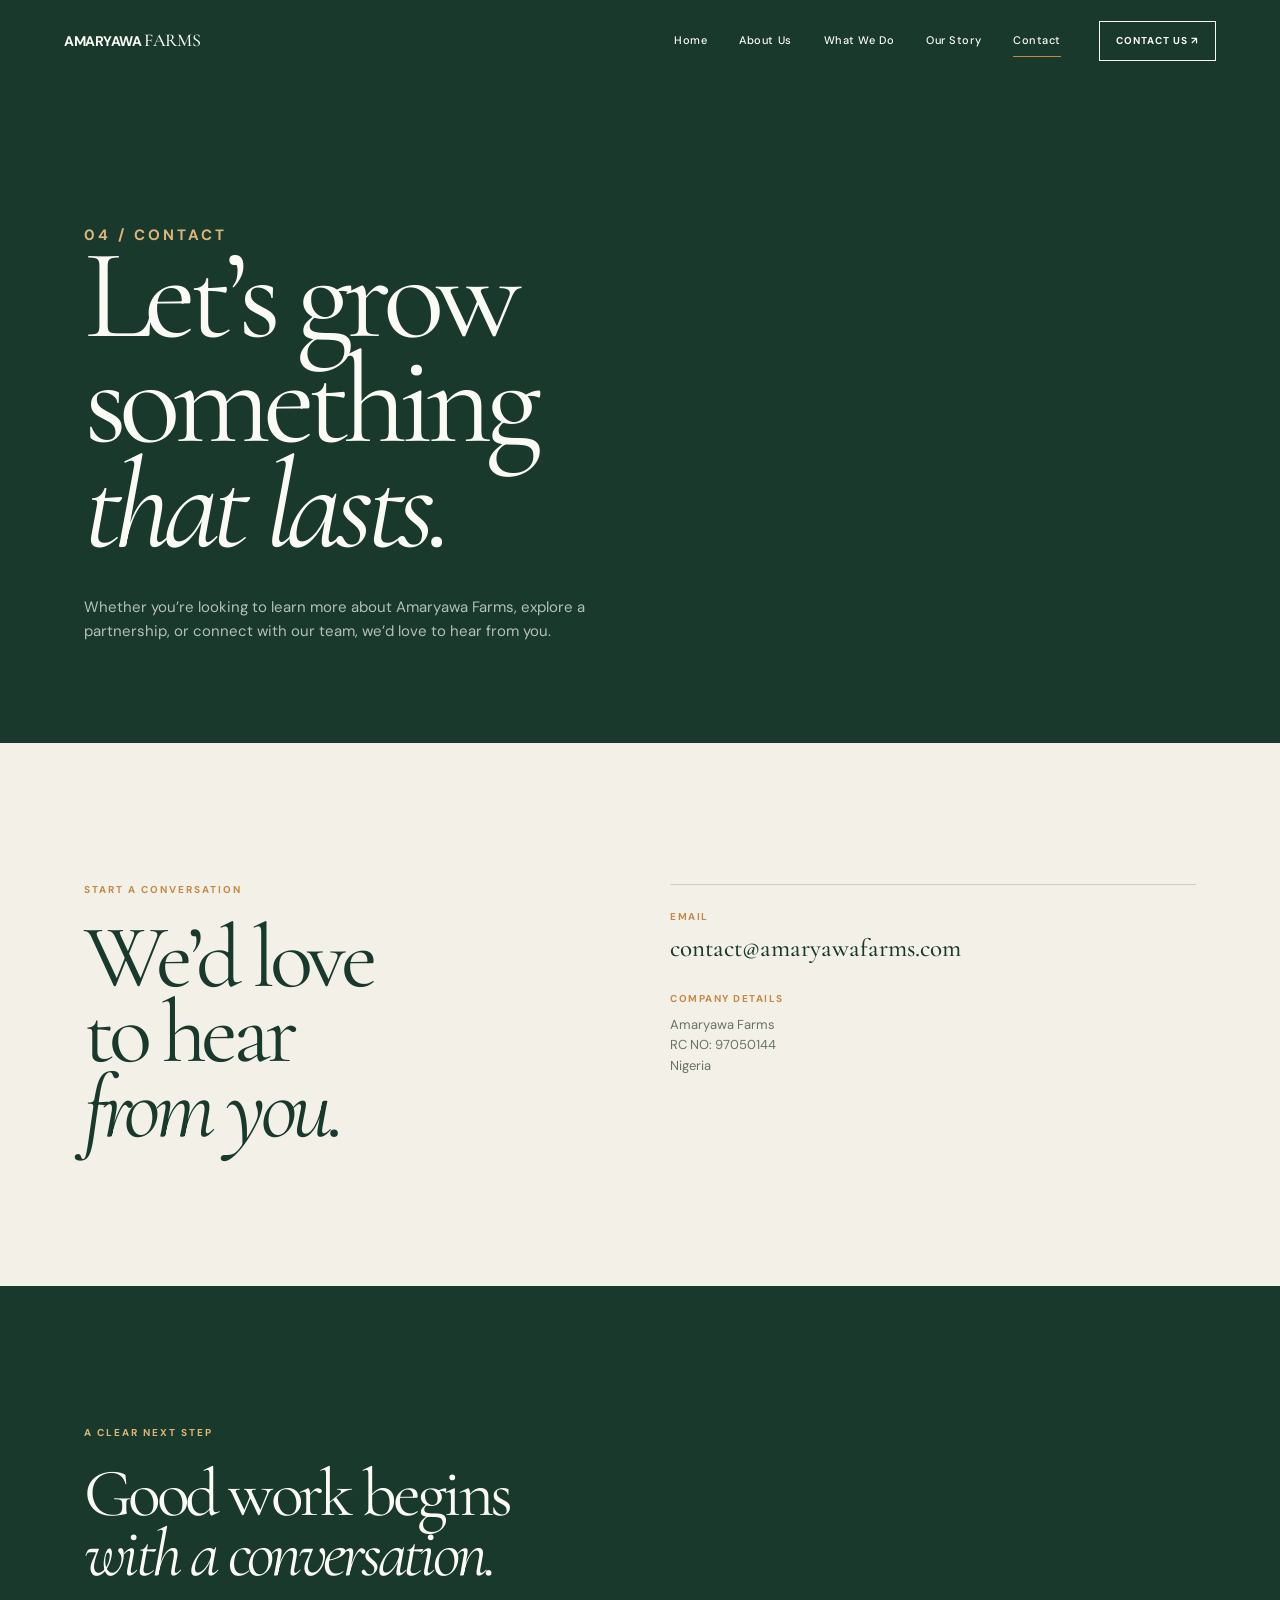
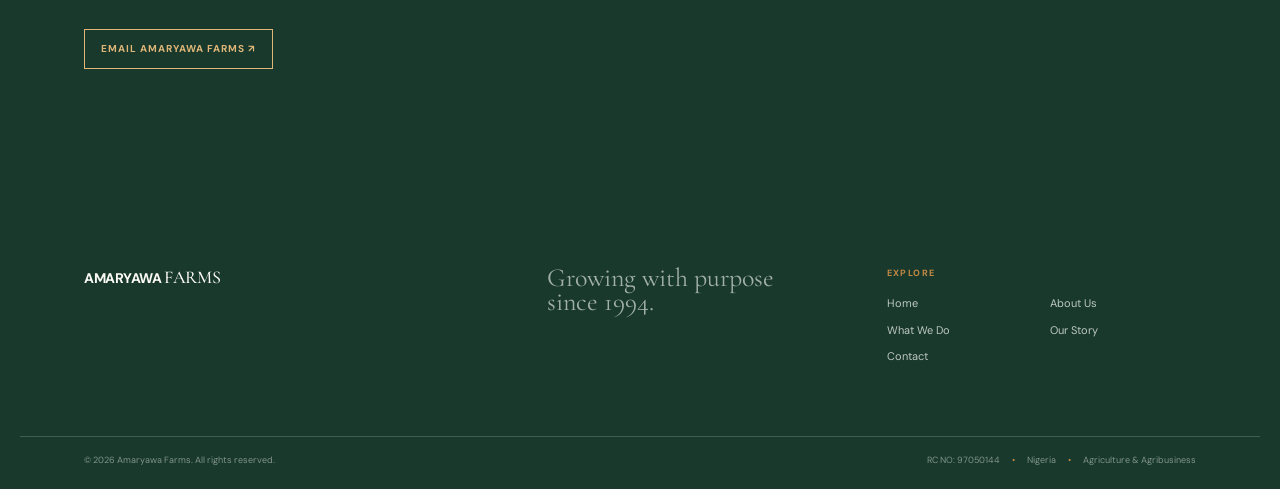
<file: contact (1).html>
<!doctype html>
<html lang="en" data-page="contact"><head><meta charset="UTF-8"><meta name="viewport" content="width=device-width, initial-scale=1"><meta name="description" content="Contact Amaryawa Farms at contact@amaryawafarms.com."><title>Contact — Amaryawa Farms</title><style id="amaryawa-styles">
/* Amaryawa Farms — Field Notes design: editorial minimalism, deep botanical green, cream paper, ochre accents, CSS-led field studies. */
@import url('https://fonts.googleapis.com/css2?family=Cormorant+Garamond:ital,wght@0,400;0,500;0,600;1,400;1,500;1,600&family=DM+Sans:wght@400;500;600;700&display=swap');
:root{--paper:#f3f0e8;--paper-deep:#e9e4d7;--ink:#18261f;--green:#18392c;--deep:#10291f;--soft:#526357;--ochre:#c48a45;--white:#fbfaf5;--line:rgba(24,38,31,.17);--ease:cubic-bezier(.23,1,.32,1)}
*{box-sizing:border-box}html{scroll-behavior:smooth}body{margin:0;background:var(--paper);color:var(--ink);font:15px/1.6 'DM Sans',sans-serif}a{color:inherit;text-decoration:none}button{font:inherit}.container{width:100%;max-width:1240px;margin:auto;padding:0 clamp(24px,5vw,72px)}
.site-nav{position:fixed;z-index:20;inset:0 0 auto;height:82px;display:flex;align-items:center;padding:0 clamp(24px,5vw,72px);color:var(--white);transition:.25s var(--ease);transition-property:background,color,box-shadow}.site-nav.scrolled{background:rgba(243,240,232,.96);color:var(--ink);box-shadow:0 1px 0 rgba(24,38,31,.1);backdrop-filter:blur(14px)}.brand{font-size:14px;font-weight:700;letter-spacing:-.03em}.brand em{font:500 18px 'Cormorant Garamond',serif}.desktop-nav{display:flex;gap:clamp(18px,2.5vw,38px);margin-left:auto;margin-right:38px}.desktop-nav a{position:relative;font-size:11px;font-weight:500;letter-spacing:.05em}.desktop-nav a:after{position:absolute;right:100%;bottom:-7px;left:0;height:1px;background:var(--ochre);content:'';transition:right .25s var(--ease)}.desktop-nav a:hover:after,.desktop-nav a.active:after{right:0}.nav-cta,.contact-button{display:inline-flex;align-items:center;gap:12px;border:1px solid currentColor;padding:11px 16px;font-size:10px;font-weight:700;letter-spacing:.1em;text-transform:uppercase;transition:.2s var(--ease);transition-property:background,color,transform}.nav-cta:hover,.contact-button:hover{background:var(--ochre);border-color:var(--ochre);color:var(--deep)}.nav-cta:active,.contact-button:active{transform:scale(.97)}.menu-toggle{display:none;margin-left:auto;border:0;background:none;color:currentColor}
.hero{position:relative;min-height:720px;height:100svh;max-height:960px;overflow:hidden;background:linear-gradient(140deg,#203d2e,#315a3e 45%,#c6944e);color:var(--white)}.hero:before{position:absolute;top:13%;right:16%;width:clamp(130px,18vw,280px);height:clamp(130px,18vw,280px);border-radius:50%;background:rgba(225,183,113,.75);box-shadow:0 0 0 28px rgba(225,183,113,.09),0 0 0 70px rgba(225,183,113,.06);content:''}.hero:after{position:absolute;right:-8%;bottom:-15%;left:-8%;height:57%;border-radius:50% 50% 0 0;background:var(--green);box-shadow:inset 0 30px 0 rgba(196,138,69,.17);content:'';transform:rotate(-5deg)}.hero .hero-ridge{position:absolute;right:-8%;bottom:-28%;left:-8%;height:52%;border-radius:50%;background:var(--deep);content:'';transform:rotate(7deg)}.hero .hero-grass{position:absolute;right:19%;bottom:22%;width:29%;height:20%;opacity:.55;background:repeating-linear-gradient(77deg,transparent 0 12px,rgba(232,208,157,.5) 13px 14px,transparent 15px 25px);transform:skewX(-18deg)}.hero-content{position:relative;z-index:1;display:flex;height:100%;flex-direction:column;justify-content:flex-end;padding-top:150px;padding-bottom:clamp(52px,9vh,100px)}.eyebrow{margin:0 0 24px;color:var(--ochre);font-size:10px;font-weight:700;letter-spacing:.2em;line-height:1.2;text-transform:uppercase}.eyebrow.light{color:#dfb678}.hero h1{max-width:800px;margin:0;font:400 clamp(60px,8.5vw,126px)/.83 'Cormorant Garamond',serif;letter-spacing:-.055em}.hero h1 i,h1 i,h2 i{font-weight:400}.hero-bottomline{display:flex;align-items:flex-end;justify-content:space-between;max-width:790px;margin-top:50px;padding-top:20px;border-top:1px solid rgba(255,255,255,.35)}.hero-bottomline p{max-width:455px;margin:0;color:rgba(255,255,255,.82);font-size:13px}.circle-link{display:grid;place-items:center;width:57px;height:57px;border:1px solid currentColor;border-radius:50%;transition:.2s var(--ease)}.circle-link:hover{background:var(--ochre);color:var(--deep);transform:rotate(-45deg)}.hero-rail,.hero-scroll{position:absolute;z-index:2;display:flex;align-items:center;gap:12px;color:rgba(255,255,255,.7);font-size:9px;letter-spacing:.13em;writing-mode:vertical-rl;transform:rotate(180deg)}.hero-rail{top:50%;left:clamp(14px,2vw,30px)}.hero-scroll{right:clamp(24px,5vw,72px);bottom:47px}.hero-rail span,.hero-scroll span{display:inline-block;width:1px;height:34px;background:var(--ochre)}
.section-pad{padding-top:clamp(86px,11vw,160px);padding-bottom:clamp(86px,11vw,160px)}.section-index{display:flex;flex-direction:column;gap:14px;color:var(--ochre);font-size:11px;font-weight:700;letter-spacing:.1em}.section-index span{color:var(--soft);font-size:9px;letter-spacing:.13em;writing-mode:vertical-rl;transform:rotate(180deg)}.intro-grid{display:grid;grid-template-columns:80px minmax(0,1fr) minmax(260px,390px);gap:52px clamp(30px,6vw,96px)}.intro-copy{padding-top:30px}.intro-copy h2,.story-copy h2,.principles-top h2{max-width:630px;margin:0 0 34px;color:var(--green);font:400 clamp(48px,5vw,76px)/.92 'Cormorant Garamond',serif;letter-spacing:-.055em}.large-copy{max-width:475px;margin:0 0 29px;color:#556257;font-size:16px}.text-link{display:inline-flex;align-items:center;gap:9px;border-bottom:1px solid var(--ochre);padding-bottom:6px;color:var(--green);font-size:11px;font-weight:700;letter-spacing:.08em;text-transform:uppercase}.text-link:hover{gap:15px}.field-note-art{position:relative;width:100%;aspect-ratio:3/4;overflow:hidden;background:linear-gradient(155deg,#dfc68f,#b97e43 45%,#214b36 46%,#102c21)}.field-note-art:before{position:absolute;inset:0;background:repeating-linear-gradient(104deg,transparent 0 20px,rgba(243,240,232,.13) 21px 22px,transparent 23px 45px);content:'';transform:rotate(-10deg) scale(1.2)}.field-note-circle{position:absolute;top:15%;left:13%;width:35%;aspect-ratio:1;border:1px solid rgba(24,38,31,.5);border-radius:50%}.field-note-line{position:absolute;bottom:0;width:1px;height:58%;background:rgba(243,240,232,.65);transform-origin:bottom}.field-note-line.one{left:38%;transform:rotate(22deg)}.field-note-line.two{left:57%;height:70%;transform:rotate(-15deg)}.field-note-leaf{position:absolute;display:block;width:25%;height:42%;border:1px solid rgba(243,240,232,.7);border-radius:100% 0;transform:rotate(34deg)}.field-note-leaf.one{bottom:31%;left:29%}.field-note-leaf.two{bottom:41%;left:51%;transform:rotate(-34deg) scale(.72)}.field-note-sun{position:absolute;right:12%;bottom:15%;width:15%;aspect-ratio:1;border-radius:50%;background:var(--ochre)}.photo-caption{display:flex;justify-content:space-between;padding-top:13px;color:var(--soft);font-size:9px;letter-spacing:.12em;text-transform:uppercase}.photo-caption span{color:#7e837a;letter-spacing:.02em;text-transform:none}.stat-strip{grid-column:2/4;display:grid;grid-template-columns:repeat(3,1fr);border-top:1px solid var(--line)}.stat-strip div{display:flex;flex-direction:column;gap:3px;padding:22px 22px 0 0}.stat-strip strong{color:var(--green);font:500 34px/1 'Cormorant Garamond',serif}.stat-strip span{color:#7b8479;font-size:10px}
.focus-section{background:var(--green);color:var(--white)}.section-heading-row{display:grid;grid-template-columns:80px minmax(0,1fr) minmax(200px,275px);gap:clamp(30px,6vw,96px);align-items:end}.section-index.light span{color:rgba(255,255,255,.62)}.light-heading{margin:0;color:var(--white);font:400 clamp(51px,5.3vw,80px)/.89 'Cormorant Garamond',serif;letter-spacing:-.055em}.heading-aside{margin:0 0 4px;color:rgba(255,255,255,.63);font-size:13px}.focus-list{margin-top:100px;border-top:1px solid rgba(255,255,255,.24)}.focus-item{display:grid;grid-template-columns:80px 70px minmax(0,1fr) 40px;gap:clamp(16px,3vw,36px);align-items:center;border-bottom:1px solid rgba(255,255,255,.24);padding:29px 0;transition:.25s var(--ease)}.focus-item:hover{padding-left:15px;background:rgba(255,255,255,.035)}.focus-number{color:#b7c3b3;font-size:11px}.focus-icon{color:var(--ochre)}.focus-item h3{margin:0 0 5px;font:500 34px/1 'Cormorant Garamond',serif}.focus-item p{max-width:420px;margin:0;color:rgba(255,255,255,.57);font-size:13px}.focus-arrow{color:var(--ochre)}
.story-section{background:var(--paper-deep);overflow:hidden}.story-grid{display:grid;grid-template-columns:1fr 1.15fr;gap:clamp(45px,8vw,130px);align-items:center}.story-copy{padding-left:clamp(0px,5vw,74px)}.story-copy p:not(.eyebrow){max-width:360px;color:#556257;font-size:15px}.story-rule{display:block;width:80px;height:1px;margin-top:45px;background:var(--ochre)}.topographic-art{position:relative;width:100%;aspect-ratio:1.25;overflow:hidden;background:radial-gradient(ellipse at 50% 50%,#c49250 0 5%,transparent 5.5%),linear-gradient(155deg,#d9c18d 0 40%,#315d41 40%)}.topographic-art:before{position:absolute;inset:-20%;border:1px solid rgba(24,38,31,.38);border-radius:48% 52% 44% 56%;content:'';transform:rotate(-17deg);box-shadow:0 25px 0 rgba(24,38,31,.3),0 50px 0 rgba(24,38,31,.25),0 75px 0 rgba(24,38,31,.2),0 100px 0 rgba(24,38,31,.14)}.topographic-art span{position:absolute;top:-8%;display:block;width:1px;height:120%;background:rgba(243,240,232,.38);transform:rotate(63deg)}.topographic-art span:nth-child(1){left:18%}.topographic-art span:nth-child(2){left:31%}.topographic-art span:nth-child(3){left:47%}.topographic-art span:nth-child(4){left:63%}.topographic-art span:nth-child(5){left:80%}.story-stamp{position:absolute;right:-28px;bottom:-30px;display:grid;place-content:center;width:128px;height:128px;border:1px solid rgba(24,38,31,.5);border-radius:50%;background:var(--paper-deep);color:var(--green);font-size:10px;letter-spacing:.11em;line-height:1.4;text-align:center;transform:rotate(-12deg)}.story-image-wrap{position:relative}
.principles-section{background:var(--paper)}.principles-top{display:flex;justify-content:space-between;align-items:flex-start;border-bottom:1px solid var(--line);padding-bottom:58px}.principles-top h2{margin:0;max-width:440px}.principles-grid{display:grid;grid-template-columns:repeat(4,1fr);gap:clamp(20px,4vw,58px)}.principle{padding-top:25px;border-top:2px solid var(--ochre)}.principle>span{color:var(--ochre);font-size:10px}.principle h3{margin:31px 0 9px;color:var(--green);font:500 31px/1 'Cormorant Garamond',serif}.principle p{max-width:210px;margin:0;color:#687368;font-size:12px}
.contact-section{position:relative;overflow:hidden;background:var(--deep);color:var(--white)}.contact-section:after{position:absolute;right:-5%;bottom:-45%;width:50vw;height:50vw;border:1px solid rgba(196,138,69,.25);border-radius:50%;box-shadow:0 0 0 50px rgba(196,138,69,.05),0 0 0 100px rgba(196,138,69,.04);content:''}.contact-inner{position:relative;z-index:1;padding-top:clamp(100px,13vw,180px);padding-bottom:clamp(100px,13vw,180px)}.contact-index{margin-bottom:55px;color:#dfb678;font-size:10px;font-weight:700;letter-spacing:.16em}.contact-inner h2{margin:0 0 27px;font:400 clamp(65px,9vw,125px)/.8 'Cormorant Garamond',serif;letter-spacing:-.065em}.contact-inner p{max-width:425px;margin:0 0 36px;color:rgba(255,255,255,.65);font-size:14px}.contact-button{border-color:#dfb678;color:#dfb678}.footer{background:var(--green);color:var(--white)}.footer-top{display:grid;grid-template-columns:1.4fr 1fr 1fr;gap:30px;padding-top:56px;padding-bottom:70px}.footer-top>p{margin:0;color:rgba(255,255,255,.6);font:26px/.95 'Cormorant Garamond',serif}.footer-nav{display:grid;grid-template-columns:1fr 1fr;gap:9px 18px;font-size:11px}.footer-nav span{grid-column:1/-1;margin-bottom:6px;color:var(--ochre);font-size:9px;font-weight:700;letter-spacing:.16em;text-transform:uppercase}.footer-nav a{color:rgba(255,255,255,.72)}.footer-nav a:hover{color:var(--ochre)}.footer-bottom{display:flex;justify-content:space-between;border-top:1px solid rgba(255,255,255,.18);padding-top:16px;padding-bottom:22px;color:rgba(255,255,255,.46);font-size:9px}.footer-dot{margin:0 10px;color:var(--ochre)}
.page-hero{padding:190px 0 100px;background:var(--green);color:var(--white)}.page-hero h1{max-width:900px;margin:0;font:400 clamp(65px,10vw,138px)/.82 'Cormorant Garamond',serif;letter-spacing:-.06em}.page-hero p{max-width:510px;margin:36px 0 0;color:rgba(255,255,255,.68);font-size:15px}.detail-grid{display:grid;grid-template-columns:80px minmax(0,1fr);gap:clamp(30px,6vw,96px)}.detail-copy{max-width:750px}.detail-copy h2{margin:0 0 28px;color:var(--green);font:400 clamp(48px,6vw,80px)/.9 'Cormorant Garamond',serif;letter-spacing:-.05em}.detail-copy p{max-width:650px;color:#566258;font-size:16px;line-height:1.8}.detail-copy p+p{margin-top:22px}.page-list{margin-top:55px;border-top:1px solid var(--line)}.page-list article{display:grid;grid-template-columns:70px 1fr 30px;gap:28px;align-items:start;border-bottom:1px solid var(--line);padding:28px 0}.page-list article span{color:var(--ochre);font-size:10px}.page-list h3{margin:0 0 7px;color:var(--green);font:500 34px/1 'Cormorant Garamond',serif}.page-list p{max-width:540px;margin:0;color:#687368;font-size:13px}.contact-panel{display:grid;grid-template-columns:1fr 1fr;gap:60px;align-items:start}.contact-panel h2{margin:0;color:var(--green);font:400 clamp(55px,7vw,92px)/.84 'Cormorant Garamond',serif;letter-spacing:-.06em}.contact-details{border-top:1px solid var(--line);padding-top:24px}.contact-details span{display:block;margin-bottom:8px;color:var(--ochre);font-size:10px;font-weight:700;letter-spacing:.15em;text-transform:uppercase}.contact-details a{display:block;margin-bottom:28px;color:var(--green);font:500 25px 'Cormorant Garamond',serif}.contact-details p{margin:0;color:#687368;font-size:13px}
@media(max-width:850px){.desktop-nav{gap:16px;margin-right:18px}.nav-cta{display:none}.intro-grid,.section-heading-row,.detail-grid{grid-template-columns:48px minmax(0,1fr);gap:24px}.intro-copy,.detail-copy{grid-column:2}.stat-strip{grid-column:2}.section-heading-row .heading-aside{grid-column:2}.story-grid{gap:50px}.contact-panel{gap:35px}}
@media(max-width:620px){.site-nav{height:70px}.desktop-nav{position:absolute;top:70px;right:0;left:0;display:none;flex-direction:column;gap:0;margin:0;padding:15px 24px 24px;background:var(--paper);color:var(--ink);box-shadow:0 10px 20px rgba(0,0,0,.08)}.desktop-nav.open{display:flex}.desktop-nav a{padding:13px 0;border-bottom:1px solid var(--line);font-size:12px}.menu-toggle{display:block}.hero{min-height:690px}.hero-rail,.hero-scroll{display:none}.hero-content{padding-bottom:50px}.hero h1{font-size:clamp(57px,16vw,86px)}.hero-bottomline{align-items:flex-start;gap:20px;margin-top:38px}.hero-bottomline p{font-size:12px}.circle-link{width:48px;height:48px}.section-pad{padding-top:82px;padding-bottom:82px}.intro-grid,.section-heading-row,.detail-grid{grid-template-columns:1fr;gap:28px}.section-index{flex-direction:row;align-items:center;gap:12px}.section-index span{writing-mode:initial;transform:none}.intro-copy,.detail-copy,.stat-strip,.section-heading-row .heading-aside{grid-column:auto}.intro-copy{padding-top:0}.intro-copy h2,.story-copy h2,.principles-top h2,.detail-copy h2{font-size:clamp(49px,14vw,68px)}.stat-strip{gap:10px}.stat-strip div{padding-right:3px}.stat-strip strong{font-size:28px}.stat-strip span{font-size:9px}.section-heading-row{align-items:start}.focus-list{margin-top:70px}.focus-item{grid-template-columns:35px 45px minmax(0,1fr) 20px;gap:10px;padding:23px 0}.focus-item h3{font-size:29px}.focus-item p{font-size:11px}.story-grid{grid-template-columns:1fr;gap:55px}.story-copy{padding-left:0}.story-stamp{right:-10px;bottom:-25px;width:105px;height:105px;font-size:8px}.principles-top{display:block;padding-bottom:36px}.principles-top h2{margin-top:40px}.principles-grid{grid-template-columns:1fr 1fr;gap:35px 18px}.principle h3{margin-top:20px;font-size:27px}.principle p{font-size:11px}.contact-panel{grid-template-columns:1fr;gap:55px}.contact-inner h2{font-size:clamp(59px,16vw,84px)}.page-hero{padding:145px 0 80px}.page-hero h1{font-size:clamp(63px,17vw,94px)}.footer-top{grid-template-columns:1fr 1fr;gap:45px 24px}.footer-top>p{font-size:23px}.footer-nav{grid-column:1/-1}.footer-bottom{flex-direction:column;gap:6px}}
@media(prefers-reduced-motion:no-preference){.hero h1,.page-hero h1{animation:rise .8s var(--ease) both}}@keyframes rise{from{opacity:0;transform:translateY(18px)}to{opacity:1;transform:none}}

</style></head><body data-page="contact"><header class="site-nav"><a class="brand" href="index.html">AMARYAWA <em>FARMS</em></a><nav class="desktop-nav" aria-label="Primary navigation"><a data-page="home" href="index.html">Home</a><a data-page="about" href="about.html">About Us</a><a data-page="what-we-do" href="what-we-do.html">What We Do</a><a data-page="story" href="story.html">Our Story</a><a data-page="contact" href="contact.html">Contact</a></nav><a class="nav-cta" href="contact.html">Contact Us ↗</a><button class="menu-toggle" aria-label="Open menu" aria-expanded="false">☰</button></header><main><section class="page-hero"><div class="container"><p class="eyebrow light">04 / CONTACT</p><h1>Let’s grow something<br><i>that lasts.</i></h1><p>Whether you’re looking to learn more about Amaryawa Farms, explore a partnership, or connect with our team, we’d love to hear from you.</p></div></section><section class="section-pad"><div class="container contact-panel"><div><p class="eyebrow">START A CONVERSATION</p><h2>We’d love<br>to hear<br><i>from you.</i></h2></div><div class="contact-details"><span>Email</span><a href="mailto:contact@amaryawafarms.com">contact@amaryawafarms.com</a><span>Company details</span><p>Amaryawa Farms<br>RC NO: 97050144<br>Nigeria</p></div></div></section><section class="focus-section section-pad"><div class="container"><p class="eyebrow light">A CLEAR NEXT STEP</p><h2 class="light-heading">Good work begins<br><i>with a conversation.</i></h2><a class="contact-button" style="margin-top:45px" href="mailto:contact@amaryawafarms.com">Email Amaryawa Farms ↗</a></div></section></main><footer class="footer"><div class="container footer-top"><a class="brand" href="index.html">AMARYAWA <em>FARMS</em></a><p>Growing with purpose<br>since 1994.</p><div class="footer-nav"><span>Explore</span><a href="index.html">Home</a><a href="about.html">About Us</a><a href="what-we-do.html">What We Do</a><a href="story.html">Our Story</a><a href="contact.html">Contact</a></div></div><div class="container footer-bottom"><span>© 2026 Amaryawa Farms. All rights reserved.</span><span>RC NO: 97050144 <span class="footer-dot">•</span> Nigeria <span class="footer-dot">•</span> Agriculture &amp; Agribusiness</span></div></footer><script src="script.js"></script></body></html>
</file>
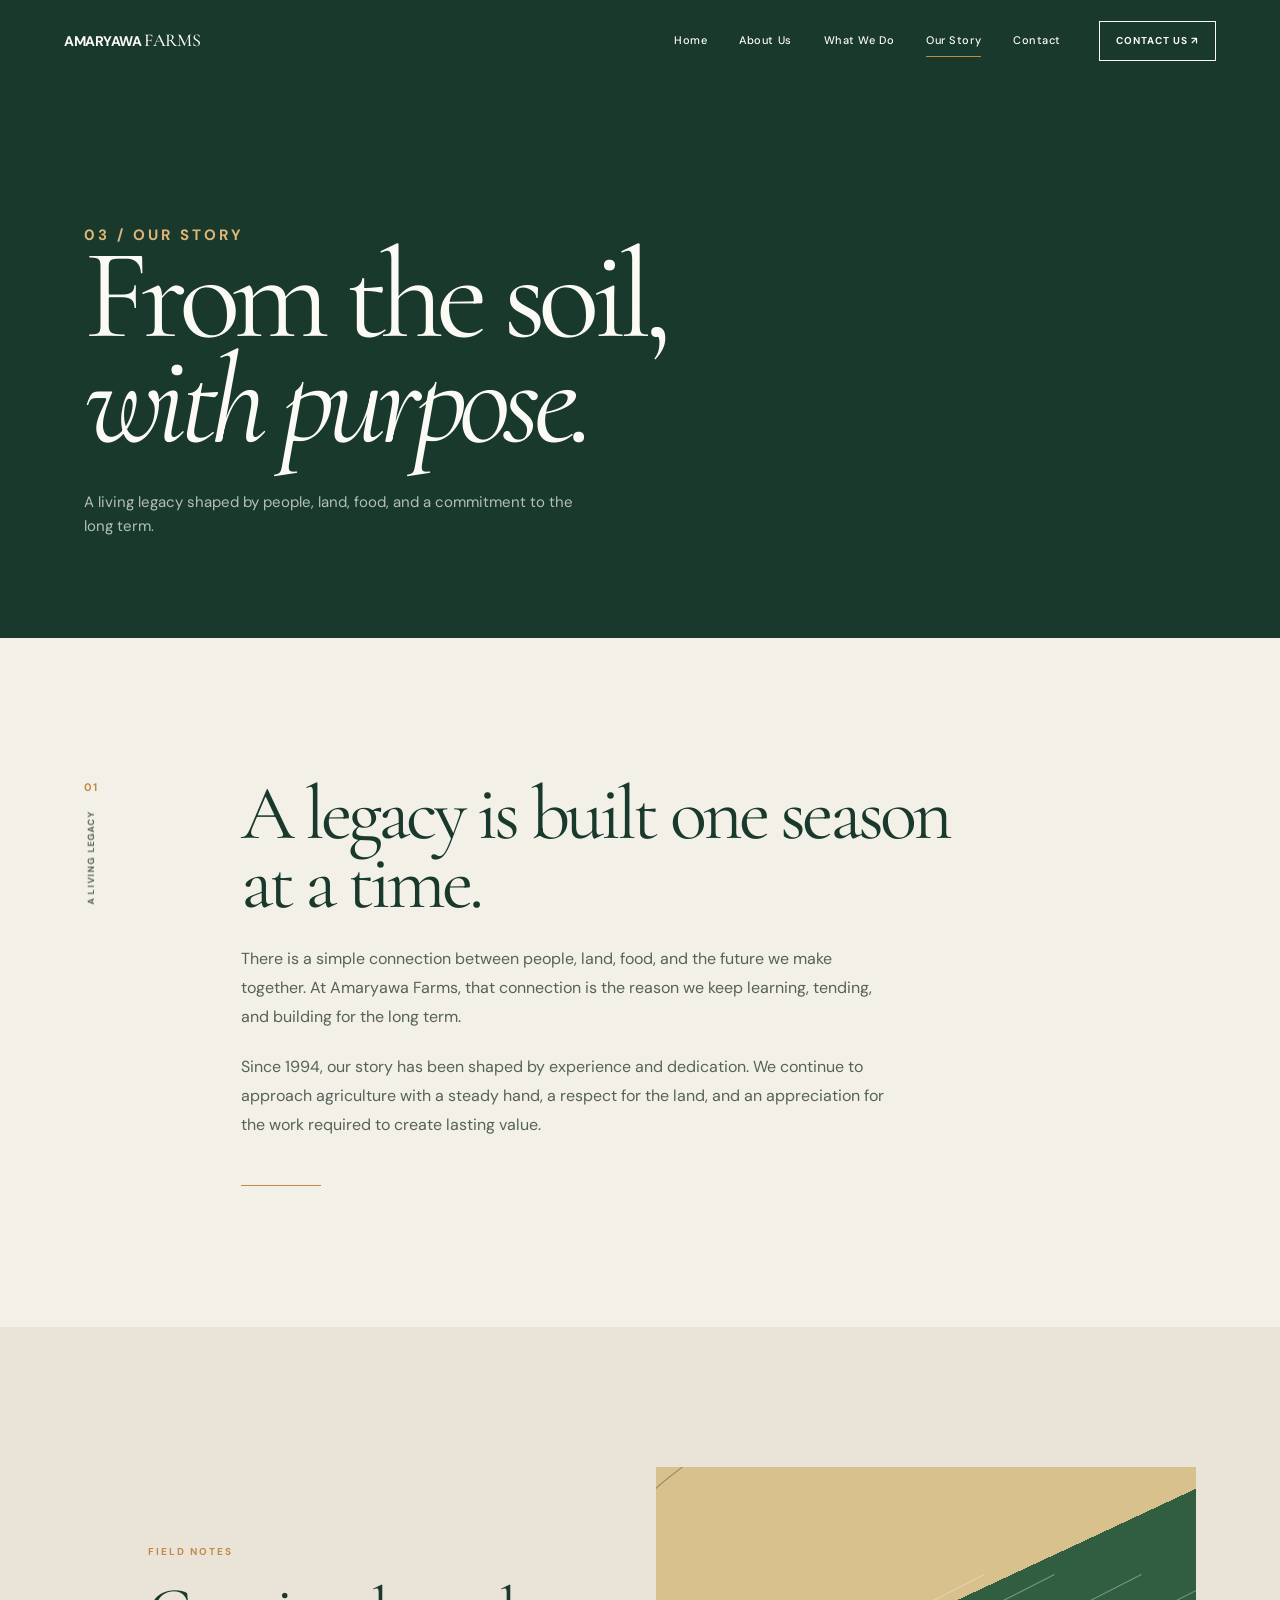
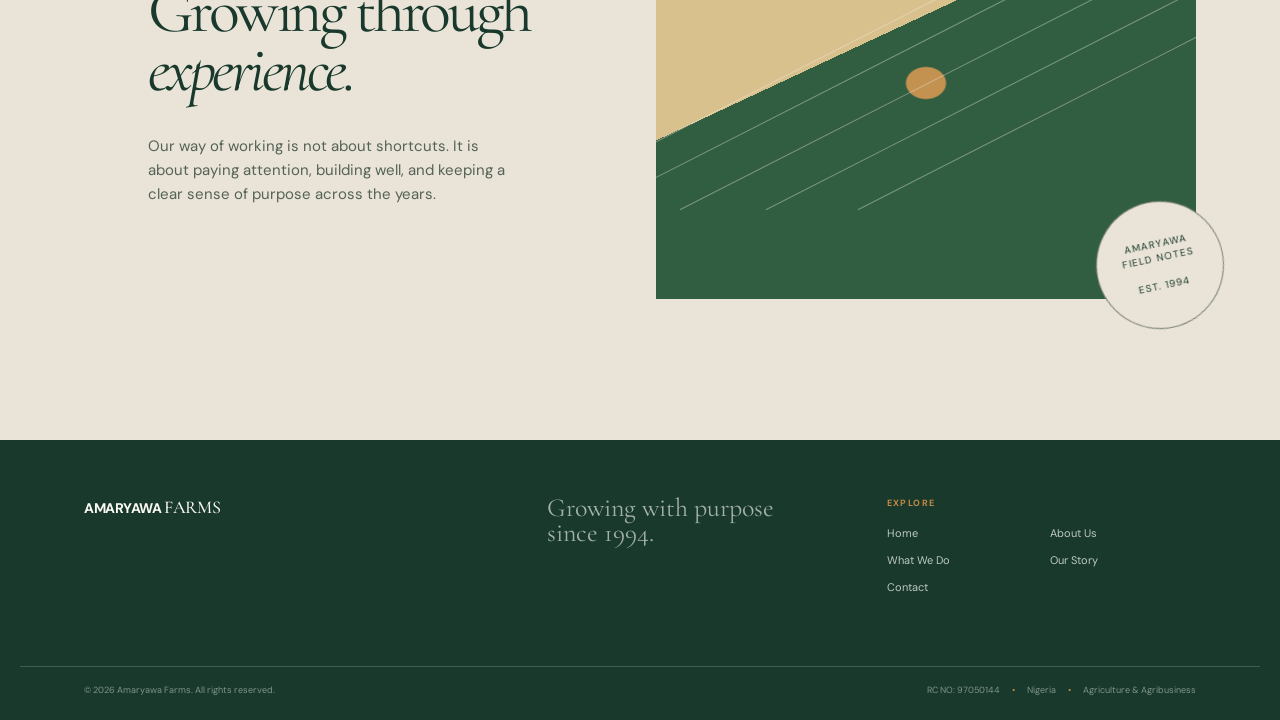
<file: story.html>
<!doctype html>
<html lang="en" data-page="story"><head><meta charset="UTF-8"><meta name="viewport" content="width=device-width, initial-scale=1"><meta name="description" content="The Amaryawa Farms story — a living agricultural legacy since 1994."><title>Our Story — Amaryawa Farms</title><style id="amaryawa-styles">
/* Amaryawa Farms — Field Notes design: editorial minimalism, deep botanical green, cream paper, ochre accents, CSS-led field studies. */
@import url('https://fonts.googleapis.com/css2?family=Cormorant+Garamond:ital,wght@0,400;0,500;0,600;1,400;1,500;1,600&family=DM+Sans:wght@400;500;600;700&display=swap');
:root{--paper:#f3f0e8;--paper-deep:#e9e4d7;--ink:#18261f;--green:#18392c;--deep:#10291f;--soft:#526357;--ochre:#c48a45;--white:#fbfaf5;--line:rgba(24,38,31,.17);--ease:cubic-bezier(.23,1,.32,1)}
*{box-sizing:border-box}html{scroll-behavior:smooth}body{margin:0;background:var(--paper);color:var(--ink);font:15px/1.6 'DM Sans',sans-serif}a{color:inherit;text-decoration:none}button{font:inherit}.container{width:100%;max-width:1240px;margin:auto;padding:0 clamp(24px,5vw,72px)}
.site-nav{position:fixed;z-index:20;inset:0 0 auto;height:82px;display:flex;align-items:center;padding:0 clamp(24px,5vw,72px);color:var(--white);transition:.25s var(--ease);transition-property:background,color,box-shadow}.site-nav.scrolled{background:rgba(243,240,232,.96);color:var(--ink);box-shadow:0 1px 0 rgba(24,38,31,.1);backdrop-filter:blur(14px)}.brand{font-size:14px;font-weight:700;letter-spacing:-.03em}.brand em{font:500 18px 'Cormorant Garamond',serif}.desktop-nav{display:flex;gap:clamp(18px,2.5vw,38px);margin-left:auto;margin-right:38px}.desktop-nav a{position:relative;font-size:11px;font-weight:500;letter-spacing:.05em}.desktop-nav a:after{position:absolute;right:100%;bottom:-7px;left:0;height:1px;background:var(--ochre);content:'';transition:right .25s var(--ease)}.desktop-nav a:hover:after,.desktop-nav a.active:after{right:0}.nav-cta,.contact-button{display:inline-flex;align-items:center;gap:12px;border:1px solid currentColor;padding:11px 16px;font-size:10px;font-weight:700;letter-spacing:.1em;text-transform:uppercase;transition:.2s var(--ease);transition-property:background,color,transform}.nav-cta:hover,.contact-button:hover{background:var(--ochre);border-color:var(--ochre);color:var(--deep)}.nav-cta:active,.contact-button:active{transform:scale(.97)}.menu-toggle{display:none;margin-left:auto;border:0;background:none;color:currentColor}
.hero{position:relative;min-height:720px;height:100svh;max-height:960px;overflow:hidden;background:linear-gradient(140deg,#203d2e,#315a3e 45%,#c6944e);color:var(--white)}.hero:before{position:absolute;top:13%;right:16%;width:clamp(130px,18vw,280px);height:clamp(130px,18vw,280px);border-radius:50%;background:rgba(225,183,113,.75);box-shadow:0 0 0 28px rgba(225,183,113,.09),0 0 0 70px rgba(225,183,113,.06);content:''}.hero:after{position:absolute;right:-8%;bottom:-15%;left:-8%;height:57%;border-radius:50% 50% 0 0;background:var(--green);box-shadow:inset 0 30px 0 rgba(196,138,69,.17);content:'';transform:rotate(-5deg)}.hero .hero-ridge{position:absolute;right:-8%;bottom:-28%;left:-8%;height:52%;border-radius:50%;background:var(--deep);content:'';transform:rotate(7deg)}.hero .hero-grass{position:absolute;right:19%;bottom:22%;width:29%;height:20%;opacity:.55;background:repeating-linear-gradient(77deg,transparent 0 12px,rgba(232,208,157,.5) 13px 14px,transparent 15px 25px);transform:skewX(-18deg)}.hero-content{position:relative;z-index:1;display:flex;height:100%;flex-direction:column;justify-content:flex-end;padding-top:150px;padding-bottom:clamp(52px,9vh,100px)}.eyebrow{margin:0 0 24px;color:var(--ochre);font-size:10px;font-weight:700;letter-spacing:.2em;line-height:1.2;text-transform:uppercase}.eyebrow.light{color:#dfb678}.hero h1{max-width:800px;margin:0;font:400 clamp(60px,8.5vw,126px)/.83 'Cormorant Garamond',serif;letter-spacing:-.055em}.hero h1 i,h1 i,h2 i{font-weight:400}.hero-bottomline{display:flex;align-items:flex-end;justify-content:space-between;max-width:790px;margin-top:50px;padding-top:20px;border-top:1px solid rgba(255,255,255,.35)}.hero-bottomline p{max-width:455px;margin:0;color:rgba(255,255,255,.82);font-size:13px}.circle-link{display:grid;place-items:center;width:57px;height:57px;border:1px solid currentColor;border-radius:50%;transition:.2s var(--ease)}.circle-link:hover{background:var(--ochre);color:var(--deep);transform:rotate(-45deg)}.hero-rail,.hero-scroll{position:absolute;z-index:2;display:flex;align-items:center;gap:12px;color:rgba(255,255,255,.7);font-size:9px;letter-spacing:.13em;writing-mode:vertical-rl;transform:rotate(180deg)}.hero-rail{top:50%;left:clamp(14px,2vw,30px)}.hero-scroll{right:clamp(24px,5vw,72px);bottom:47px}.hero-rail span,.hero-scroll span{display:inline-block;width:1px;height:34px;background:var(--ochre)}
.section-pad{padding-top:clamp(86px,11vw,160px);padding-bottom:clamp(86px,11vw,160px)}.section-index{display:flex;flex-direction:column;gap:14px;color:var(--ochre);font-size:11px;font-weight:700;letter-spacing:.1em}.section-index span{color:var(--soft);font-size:9px;letter-spacing:.13em;writing-mode:vertical-rl;transform:rotate(180deg)}.intro-grid{display:grid;grid-template-columns:80px minmax(0,1fr) minmax(260px,390px);gap:52px clamp(30px,6vw,96px)}.intro-copy{padding-top:30px}.intro-copy h2,.story-copy h2,.principles-top h2{max-width:630px;margin:0 0 34px;color:var(--green);font:400 clamp(48px,5vw,76px)/.92 'Cormorant Garamond',serif;letter-spacing:-.055em}.large-copy{max-width:475px;margin:0 0 29px;color:#556257;font-size:16px}.text-link{display:inline-flex;align-items:center;gap:9px;border-bottom:1px solid var(--ochre);padding-bottom:6px;color:var(--green);font-size:11px;font-weight:700;letter-spacing:.08em;text-transform:uppercase}.text-link:hover{gap:15px}.field-note-art{position:relative;width:100%;aspect-ratio:3/4;overflow:hidden;background:linear-gradient(155deg,#dfc68f,#b97e43 45%,#214b36 46%,#102c21)}.field-note-art:before{position:absolute;inset:0;background:repeating-linear-gradient(104deg,transparent 0 20px,rgba(243,240,232,.13) 21px 22px,transparent 23px 45px);content:'';transform:rotate(-10deg) scale(1.2)}.field-note-circle{position:absolute;top:15%;left:13%;width:35%;aspect-ratio:1;border:1px solid rgba(24,38,31,.5);border-radius:50%}.field-note-line{position:absolute;bottom:0;width:1px;height:58%;background:rgba(243,240,232,.65);transform-origin:bottom}.field-note-line.one{left:38%;transform:rotate(22deg)}.field-note-line.two{left:57%;height:70%;transform:rotate(-15deg)}.field-note-leaf{position:absolute;display:block;width:25%;height:42%;border:1px solid rgba(243,240,232,.7);border-radius:100% 0;transform:rotate(34deg)}.field-note-leaf.one{bottom:31%;left:29%}.field-note-leaf.two{bottom:41%;left:51%;transform:rotate(-34deg) scale(.72)}.field-note-sun{position:absolute;right:12%;bottom:15%;width:15%;aspect-ratio:1;border-radius:50%;background:var(--ochre)}.photo-caption{display:flex;justify-content:space-between;padding-top:13px;color:var(--soft);font-size:9px;letter-spacing:.12em;text-transform:uppercase}.photo-caption span{color:#7e837a;letter-spacing:.02em;text-transform:none}.stat-strip{grid-column:2/4;display:grid;grid-template-columns:repeat(3,1fr);border-top:1px solid var(--line)}.stat-strip div{display:flex;flex-direction:column;gap:3px;padding:22px 22px 0 0}.stat-strip strong{color:var(--green);font:500 34px/1 'Cormorant Garamond',serif}.stat-strip span{color:#7b8479;font-size:10px}
.focus-section{background:var(--green);color:var(--white)}.section-heading-row{display:grid;grid-template-columns:80px minmax(0,1fr) minmax(200px,275px);gap:clamp(30px,6vw,96px);align-items:end}.section-index.light span{color:rgba(255,255,255,.62)}.light-heading{margin:0;color:var(--white);font:400 clamp(51px,5.3vw,80px)/.89 'Cormorant Garamond',serif;letter-spacing:-.055em}.heading-aside{margin:0 0 4px;color:rgba(255,255,255,.63);font-size:13px}.focus-list{margin-top:100px;border-top:1px solid rgba(255,255,255,.24)}.focus-item{display:grid;grid-template-columns:80px 70px minmax(0,1fr) 40px;gap:clamp(16px,3vw,36px);align-items:center;border-bottom:1px solid rgba(255,255,255,.24);padding:29px 0;transition:.25s var(--ease)}.focus-item:hover{padding-left:15px;background:rgba(255,255,255,.035)}.focus-number{color:#b7c3b3;font-size:11px}.focus-icon{color:var(--ochre)}.focus-item h3{margin:0 0 5px;font:500 34px/1 'Cormorant Garamond',serif}.focus-item p{max-width:420px;margin:0;color:rgba(255,255,255,.57);font-size:13px}.focus-arrow{color:var(--ochre)}
.story-section{background:var(--paper-deep);overflow:hidden}.story-grid{display:grid;grid-template-columns:1fr 1.15fr;gap:clamp(45px,8vw,130px);align-items:center}.story-copy{padding-left:clamp(0px,5vw,74px)}.story-copy p:not(.eyebrow){max-width:360px;color:#556257;font-size:15px}.story-rule{display:block;width:80px;height:1px;margin-top:45px;background:var(--ochre)}.topographic-art{position:relative;width:100%;aspect-ratio:1.25;overflow:hidden;background:radial-gradient(ellipse at 50% 50%,#c49250 0 5%,transparent 5.5%),linear-gradient(155deg,#d9c18d 0 40%,#315d41 40%)}.topographic-art:before{position:absolute;inset:-20%;border:1px solid rgba(24,38,31,.38);border-radius:48% 52% 44% 56%;content:'';transform:rotate(-17deg);box-shadow:0 25px 0 rgba(24,38,31,.3),0 50px 0 rgba(24,38,31,.25),0 75px 0 rgba(24,38,31,.2),0 100px 0 rgba(24,38,31,.14)}.topographic-art span{position:absolute;top:-8%;display:block;width:1px;height:120%;background:rgba(243,240,232,.38);transform:rotate(63deg)}.topographic-art span:nth-child(1){left:18%}.topographic-art span:nth-child(2){left:31%}.topographic-art span:nth-child(3){left:47%}.topographic-art span:nth-child(4){left:63%}.topographic-art span:nth-child(5){left:80%}.story-stamp{position:absolute;right:-28px;bottom:-30px;display:grid;place-content:center;width:128px;height:128px;border:1px solid rgba(24,38,31,.5);border-radius:50%;background:var(--paper-deep);color:var(--green);font-size:10px;letter-spacing:.11em;line-height:1.4;text-align:center;transform:rotate(-12deg)}.story-image-wrap{position:relative}
.principles-section{background:var(--paper)}.principles-top{display:flex;justify-content:space-between;align-items:flex-start;border-bottom:1px solid var(--line);padding-bottom:58px}.principles-top h2{margin:0;max-width:440px}.principles-grid{display:grid;grid-template-columns:repeat(4,1fr);gap:clamp(20px,4vw,58px)}.principle{padding-top:25px;border-top:2px solid var(--ochre)}.principle>span{color:var(--ochre);font-size:10px}.principle h3{margin:31px 0 9px;color:var(--green);font:500 31px/1 'Cormorant Garamond',serif}.principle p{max-width:210px;margin:0;color:#687368;font-size:12px}
.contact-section{position:relative;overflow:hidden;background:var(--deep);color:var(--white)}.contact-section:after{position:absolute;right:-5%;bottom:-45%;width:50vw;height:50vw;border:1px solid rgba(196,138,69,.25);border-radius:50%;box-shadow:0 0 0 50px rgba(196,138,69,.05),0 0 0 100px rgba(196,138,69,.04);content:''}.contact-inner{position:relative;z-index:1;padding-top:clamp(100px,13vw,180px);padding-bottom:clamp(100px,13vw,180px)}.contact-index{margin-bottom:55px;color:#dfb678;font-size:10px;font-weight:700;letter-spacing:.16em}.contact-inner h2{margin:0 0 27px;font:400 clamp(65px,9vw,125px)/.8 'Cormorant Garamond',serif;letter-spacing:-.065em}.contact-inner p{max-width:425px;margin:0 0 36px;color:rgba(255,255,255,.65);font-size:14px}.contact-button{border-color:#dfb678;color:#dfb678}.footer{background:var(--green);color:var(--white)}.footer-top{display:grid;grid-template-columns:1.4fr 1fr 1fr;gap:30px;padding-top:56px;padding-bottom:70px}.footer-top>p{margin:0;color:rgba(255,255,255,.6);font:26px/.95 'Cormorant Garamond',serif}.footer-nav{display:grid;grid-template-columns:1fr 1fr;gap:9px 18px;font-size:11px}.footer-nav span{grid-column:1/-1;margin-bottom:6px;color:var(--ochre);font-size:9px;font-weight:700;letter-spacing:.16em;text-transform:uppercase}.footer-nav a{color:rgba(255,255,255,.72)}.footer-nav a:hover{color:var(--ochre)}.footer-bottom{display:flex;justify-content:space-between;border-top:1px solid rgba(255,255,255,.18);padding-top:16px;padding-bottom:22px;color:rgba(255,255,255,.46);font-size:9px}.footer-dot{margin:0 10px;color:var(--ochre)}
.page-hero{padding:190px 0 100px;background:var(--green);color:var(--white)}.page-hero h1{max-width:900px;margin:0;font:400 clamp(65px,10vw,138px)/.82 'Cormorant Garamond',serif;letter-spacing:-.06em}.page-hero p{max-width:510px;margin:36px 0 0;color:rgba(255,255,255,.68);font-size:15px}.detail-grid{display:grid;grid-template-columns:80px minmax(0,1fr);gap:clamp(30px,6vw,96px)}.detail-copy{max-width:750px}.detail-copy h2{margin:0 0 28px;color:var(--green);font:400 clamp(48px,6vw,80px)/.9 'Cormorant Garamond',serif;letter-spacing:-.05em}.detail-copy p{max-width:650px;color:#566258;font-size:16px;line-height:1.8}.detail-copy p+p{margin-top:22px}.page-list{margin-top:55px;border-top:1px solid var(--line)}.page-list article{display:grid;grid-template-columns:70px 1fr 30px;gap:28px;align-items:start;border-bottom:1px solid var(--line);padding:28px 0}.page-list article span{color:var(--ochre);font-size:10px}.page-list h3{margin:0 0 7px;color:var(--green);font:500 34px/1 'Cormorant Garamond',serif}.page-list p{max-width:540px;margin:0;color:#687368;font-size:13px}.contact-panel{display:grid;grid-template-columns:1fr 1fr;gap:60px;align-items:start}.contact-panel h2{margin:0;color:var(--green);font:400 clamp(55px,7vw,92px)/.84 'Cormorant Garamond',serif;letter-spacing:-.06em}.contact-details{border-top:1px solid var(--line);padding-top:24px}.contact-details span{display:block;margin-bottom:8px;color:var(--ochre);font-size:10px;font-weight:700;letter-spacing:.15em;text-transform:uppercase}.contact-details a{display:block;margin-bottom:28px;color:var(--green);font:500 25px 'Cormorant Garamond',serif}.contact-details p{margin:0;color:#687368;font-size:13px}
@media(max-width:850px){.desktop-nav{gap:16px;margin-right:18px}.nav-cta{display:none}.intro-grid,.section-heading-row,.detail-grid{grid-template-columns:48px minmax(0,1fr);gap:24px}.intro-copy,.detail-copy{grid-column:2}.stat-strip{grid-column:2}.section-heading-row .heading-aside{grid-column:2}.story-grid{gap:50px}.contact-panel{gap:35px}}
@media(max-width:620px){.site-nav{height:70px}.desktop-nav{position:absolute;top:70px;right:0;left:0;display:none;flex-direction:column;gap:0;margin:0;padding:15px 24px 24px;background:var(--paper);color:var(--ink);box-shadow:0 10px 20px rgba(0,0,0,.08)}.desktop-nav.open{display:flex}.desktop-nav a{padding:13px 0;border-bottom:1px solid var(--line);font-size:12px}.menu-toggle{display:block}.hero{min-height:690px}.hero-rail,.hero-scroll{display:none}.hero-content{padding-bottom:50px}.hero h1{font-size:clamp(57px,16vw,86px)}.hero-bottomline{align-items:flex-start;gap:20px;margin-top:38px}.hero-bottomline p{font-size:12px}.circle-link{width:48px;height:48px}.section-pad{padding-top:82px;padding-bottom:82px}.intro-grid,.section-heading-row,.detail-grid{grid-template-columns:1fr;gap:28px}.section-index{flex-direction:row;align-items:center;gap:12px}.section-index span{writing-mode:initial;transform:none}.intro-copy,.detail-copy,.stat-strip,.section-heading-row .heading-aside{grid-column:auto}.intro-copy{padding-top:0}.intro-copy h2,.story-copy h2,.principles-top h2,.detail-copy h2{font-size:clamp(49px,14vw,68px)}.stat-strip{gap:10px}.stat-strip div{padding-right:3px}.stat-strip strong{font-size:28px}.stat-strip span{font-size:9px}.section-heading-row{align-items:start}.focus-list{margin-top:70px}.focus-item{grid-template-columns:35px 45px minmax(0,1fr) 20px;gap:10px;padding:23px 0}.focus-item h3{font-size:29px}.focus-item p{font-size:11px}.story-grid{grid-template-columns:1fr;gap:55px}.story-copy{padding-left:0}.story-stamp{right:-10px;bottom:-25px;width:105px;height:105px;font-size:8px}.principles-top{display:block;padding-bottom:36px}.principles-top h2{margin-top:40px}.principles-grid{grid-template-columns:1fr 1fr;gap:35px 18px}.principle h3{margin-top:20px;font-size:27px}.principle p{font-size:11px}.contact-panel{grid-template-columns:1fr;gap:55px}.contact-inner h2{font-size:clamp(59px,16vw,84px)}.page-hero{padding:145px 0 80px}.page-hero h1{font-size:clamp(63px,17vw,94px)}.footer-top{grid-template-columns:1fr 1fr;gap:45px 24px}.footer-top>p{font-size:23px}.footer-nav{grid-column:1/-1}.footer-bottom{flex-direction:column;gap:6px}}
@media(prefers-reduced-motion:no-preference){.hero h1,.page-hero h1{animation:rise .8s var(--ease) both}}@keyframes rise{from{opacity:0;transform:translateY(18px)}to{opacity:1;transform:none}}

</style></head><body data-page="story"><header class="site-nav"><a class="brand" href="index.html">AMARYAWA <em>FARMS</em></a><nav class="desktop-nav" aria-label="Primary navigation"><a data-page="home" href="index.html">Home</a><a data-page="about" href="about.html">About Us</a><a data-page="what-we-do" href="what-we-do.html">What We Do</a><a data-page="story" href="story.html">Our Story</a><a data-page="contact" href="contact.html">Contact</a></nav><a class="nav-cta" href="contact.html">Contact Us ↗</a><button class="menu-toggle" aria-label="Open menu" aria-expanded="false">☰</button></header><main><section class="page-hero"><div class="container"><p class="eyebrow light">03 / OUR STORY</p><h1>From the soil,<br><i>with purpose.</i></h1><p>A living legacy shaped by people, land, food, and a commitment to the long term.</p></div></section><section class="section-pad"><div class="container detail-grid"><div class="section-index">01 <span>A LIVING LEGACY</span></div><div class="detail-copy"><h2>A legacy is built one season at a time.</h2><p>There is a simple connection between people, land, food, and the future we make together. At Amaryawa Farms, that connection is the reason we keep learning, tending, and building for the long term.</p><p>Since 1994, our story has been shaped by experience and dedication. We continue to approach agriculture with a steady hand, a respect for the land, and an appreciation for the work required to create lasting value.</p><div class="story-rule"></div></div></div></section><section class="story-section section-pad"><div class="container story-grid"><div class="story-copy"><p class="eyebrow">FIELD NOTES</p><h2>Growing through<br><i>experience.</i></h2><p>Our way of working is not about shortcuts. It is about paying attention, building well, and keeping a clear sense of purpose across the years.</p></div><div class="story-image-wrap"><div class="topographic-art"><span></span><span></span><span></span><span></span><span></span></div><div class="story-stamp">AMARYAWA<br><span>FIELD NOTES</span><br>EST. 1994</div></div></div></section></main><footer class="footer"><div class="container footer-top"><a class="brand" href="index.html">AMARYAWA <em>FARMS</em></a><p>Growing with purpose<br>since 1994.</p><div class="footer-nav"><span>Explore</span><a href="index.html">Home</a><a href="about.html">About Us</a><a href="what-we-do.html">What We Do</a><a href="story.html">Our Story</a><a href="contact.html">Contact</a></div></div><div class="container footer-bottom"><span>© 2026 Amaryawa Farms. All rights reserved.</span><span>RC NO: 97050144 <span class="footer-dot">•</span> Nigeria <span class="footer-dot">•</span> Agriculture &amp; Agribusiness</span></div></footer><script src="script.js"></script></body></html>
</file>
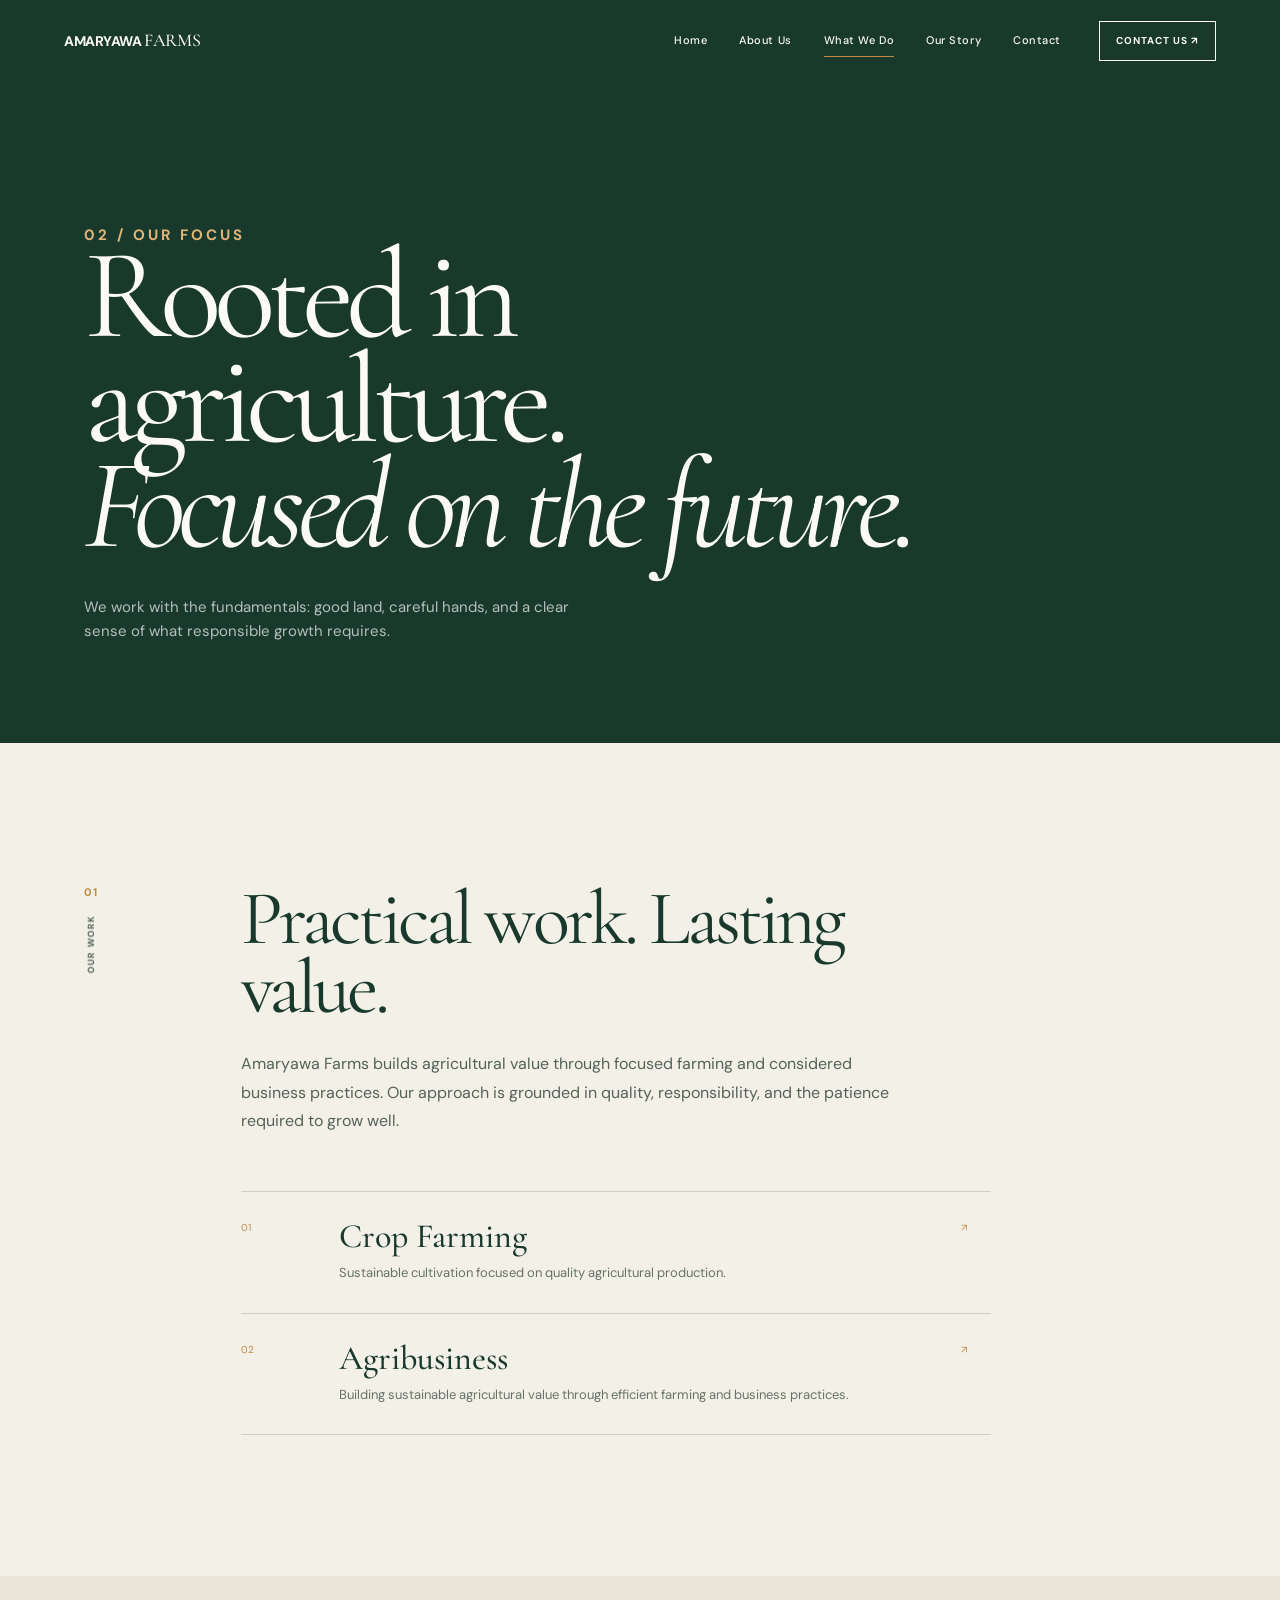
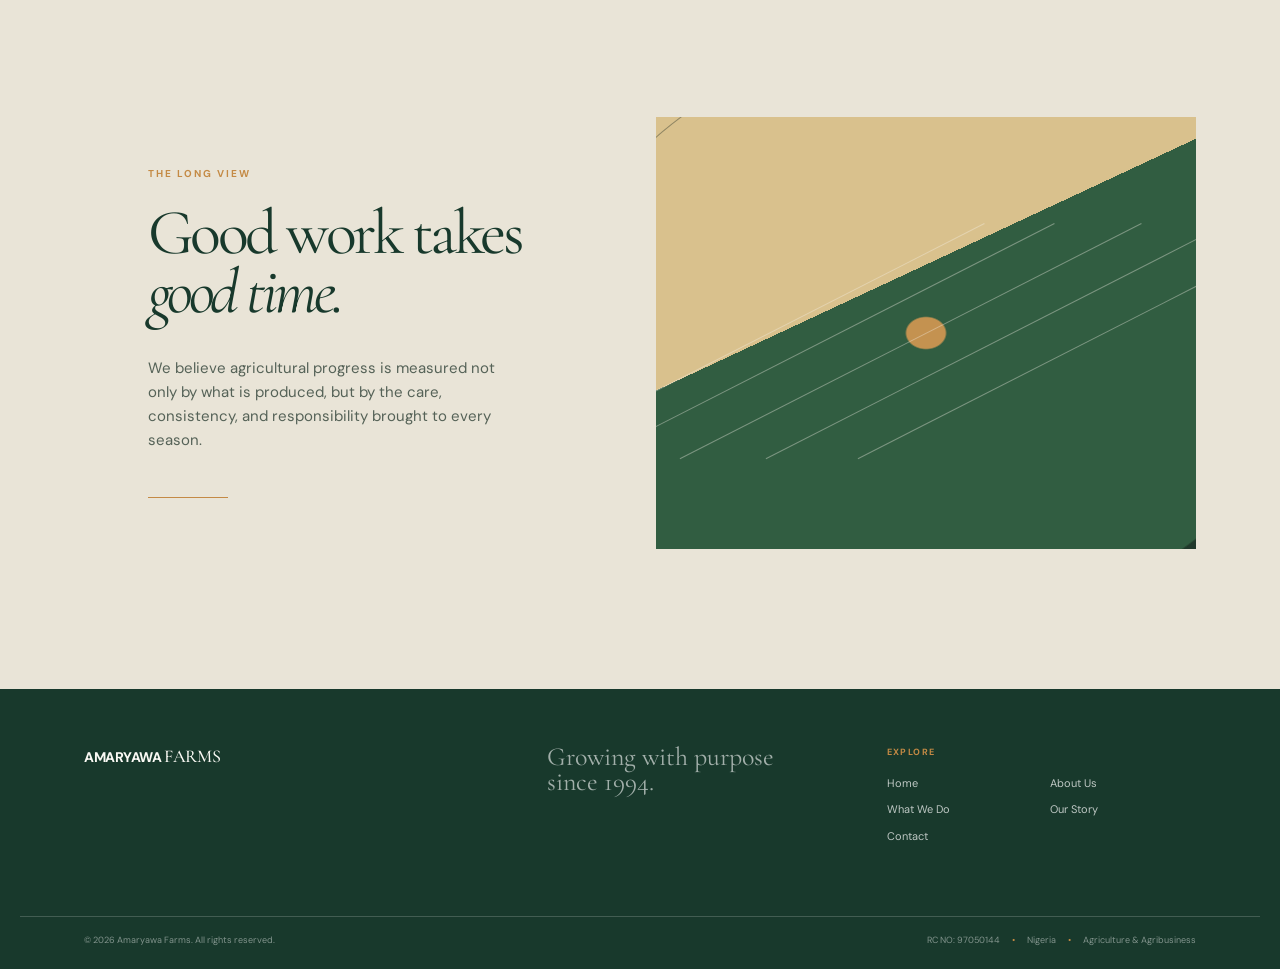
<file: what-we-do (1).html>
<!doctype html>
<html lang="en" data-page="what-we-do"><head><meta charset="UTF-8"><meta name="viewport" content="width=device-width, initial-scale=1"><meta name="description" content="Explore the agricultural focus of Amaryawa Farms, including crop farming and agribusiness."><title>What We Do — Amaryawa Farms</title><style id="amaryawa-styles">
/* Amaryawa Farms — Field Notes design: editorial minimalism, deep botanical green, cream paper, ochre accents, CSS-led field studies. */
@import url('https://fonts.googleapis.com/css2?family=Cormorant+Garamond:ital,wght@0,400;0,500;0,600;1,400;1,500;1,600&family=DM+Sans:wght@400;500;600;700&display=swap');
:root{--paper:#f3f0e8;--paper-deep:#e9e4d7;--ink:#18261f;--green:#18392c;--deep:#10291f;--soft:#526357;--ochre:#c48a45;--white:#fbfaf5;--line:rgba(24,38,31,.17);--ease:cubic-bezier(.23,1,.32,1)}
*{box-sizing:border-box}html{scroll-behavior:smooth}body{margin:0;background:var(--paper);color:var(--ink);font:15px/1.6 'DM Sans',sans-serif}a{color:inherit;text-decoration:none}button{font:inherit}.container{width:100%;max-width:1240px;margin:auto;padding:0 clamp(24px,5vw,72px)}
.site-nav{position:fixed;z-index:20;inset:0 0 auto;height:82px;display:flex;align-items:center;padding:0 clamp(24px,5vw,72px);color:var(--white);transition:.25s var(--ease);transition-property:background,color,box-shadow}.site-nav.scrolled{background:rgba(243,240,232,.96);color:var(--ink);box-shadow:0 1px 0 rgba(24,38,31,.1);backdrop-filter:blur(14px)}.brand{font-size:14px;font-weight:700;letter-spacing:-.03em}.brand em{font:500 18px 'Cormorant Garamond',serif}.desktop-nav{display:flex;gap:clamp(18px,2.5vw,38px);margin-left:auto;margin-right:38px}.desktop-nav a{position:relative;font-size:11px;font-weight:500;letter-spacing:.05em}.desktop-nav a:after{position:absolute;right:100%;bottom:-7px;left:0;height:1px;background:var(--ochre);content:'';transition:right .25s var(--ease)}.desktop-nav a:hover:after,.desktop-nav a.active:after{right:0}.nav-cta,.contact-button{display:inline-flex;align-items:center;gap:12px;border:1px solid currentColor;padding:11px 16px;font-size:10px;font-weight:700;letter-spacing:.1em;text-transform:uppercase;transition:.2s var(--ease);transition-property:background,color,transform}.nav-cta:hover,.contact-button:hover{background:var(--ochre);border-color:var(--ochre);color:var(--deep)}.nav-cta:active,.contact-button:active{transform:scale(.97)}.menu-toggle{display:none;margin-left:auto;border:0;background:none;color:currentColor}
.hero{position:relative;min-height:720px;height:100svh;max-height:960px;overflow:hidden;background:linear-gradient(140deg,#203d2e,#315a3e 45%,#c6944e);color:var(--white)}.hero:before{position:absolute;top:13%;right:16%;width:clamp(130px,18vw,280px);height:clamp(130px,18vw,280px);border-radius:50%;background:rgba(225,183,113,.75);box-shadow:0 0 0 28px rgba(225,183,113,.09),0 0 0 70px rgba(225,183,113,.06);content:''}.hero:after{position:absolute;right:-8%;bottom:-15%;left:-8%;height:57%;border-radius:50% 50% 0 0;background:var(--green);box-shadow:inset 0 30px 0 rgba(196,138,69,.17);content:'';transform:rotate(-5deg)}.hero .hero-ridge{position:absolute;right:-8%;bottom:-28%;left:-8%;height:52%;border-radius:50%;background:var(--deep);content:'';transform:rotate(7deg)}.hero .hero-grass{position:absolute;right:19%;bottom:22%;width:29%;height:20%;opacity:.55;background:repeating-linear-gradient(77deg,transparent 0 12px,rgba(232,208,157,.5) 13px 14px,transparent 15px 25px);transform:skewX(-18deg)}.hero-content{position:relative;z-index:1;display:flex;height:100%;flex-direction:column;justify-content:flex-end;padding-top:150px;padding-bottom:clamp(52px,9vh,100px)}.eyebrow{margin:0 0 24px;color:var(--ochre);font-size:10px;font-weight:700;letter-spacing:.2em;line-height:1.2;text-transform:uppercase}.eyebrow.light{color:#dfb678}.hero h1{max-width:800px;margin:0;font:400 clamp(60px,8.5vw,126px)/.83 'Cormorant Garamond',serif;letter-spacing:-.055em}.hero h1 i,h1 i,h2 i{font-weight:400}.hero-bottomline{display:flex;align-items:flex-end;justify-content:space-between;max-width:790px;margin-top:50px;padding-top:20px;border-top:1px solid rgba(255,255,255,.35)}.hero-bottomline p{max-width:455px;margin:0;color:rgba(255,255,255,.82);font-size:13px}.circle-link{display:grid;place-items:center;width:57px;height:57px;border:1px solid currentColor;border-radius:50%;transition:.2s var(--ease)}.circle-link:hover{background:var(--ochre);color:var(--deep);transform:rotate(-45deg)}.hero-rail,.hero-scroll{position:absolute;z-index:2;display:flex;align-items:center;gap:12px;color:rgba(255,255,255,.7);font-size:9px;letter-spacing:.13em;writing-mode:vertical-rl;transform:rotate(180deg)}.hero-rail{top:50%;left:clamp(14px,2vw,30px)}.hero-scroll{right:clamp(24px,5vw,72px);bottom:47px}.hero-rail span,.hero-scroll span{display:inline-block;width:1px;height:34px;background:var(--ochre)}
.section-pad{padding-top:clamp(86px,11vw,160px);padding-bottom:clamp(86px,11vw,160px)}.section-index{display:flex;flex-direction:column;gap:14px;color:var(--ochre);font-size:11px;font-weight:700;letter-spacing:.1em}.section-index span{color:var(--soft);font-size:9px;letter-spacing:.13em;writing-mode:vertical-rl;transform:rotate(180deg)}.intro-grid{display:grid;grid-template-columns:80px minmax(0,1fr) minmax(260px,390px);gap:52px clamp(30px,6vw,96px)}.intro-copy{padding-top:30px}.intro-copy h2,.story-copy h2,.principles-top h2{max-width:630px;margin:0 0 34px;color:var(--green);font:400 clamp(48px,5vw,76px)/.92 'Cormorant Garamond',serif;letter-spacing:-.055em}.large-copy{max-width:475px;margin:0 0 29px;color:#556257;font-size:16px}.text-link{display:inline-flex;align-items:center;gap:9px;border-bottom:1px solid var(--ochre);padding-bottom:6px;color:var(--green);font-size:11px;font-weight:700;letter-spacing:.08em;text-transform:uppercase}.text-link:hover{gap:15px}.field-note-art{position:relative;width:100%;aspect-ratio:3/4;overflow:hidden;background:linear-gradient(155deg,#dfc68f,#b97e43 45%,#214b36 46%,#102c21)}.field-note-art:before{position:absolute;inset:0;background:repeating-linear-gradient(104deg,transparent 0 20px,rgba(243,240,232,.13) 21px 22px,transparent 23px 45px);content:'';transform:rotate(-10deg) scale(1.2)}.field-note-circle{position:absolute;top:15%;left:13%;width:35%;aspect-ratio:1;border:1px solid rgba(24,38,31,.5);border-radius:50%}.field-note-line{position:absolute;bottom:0;width:1px;height:58%;background:rgba(243,240,232,.65);transform-origin:bottom}.field-note-line.one{left:38%;transform:rotate(22deg)}.field-note-line.two{left:57%;height:70%;transform:rotate(-15deg)}.field-note-leaf{position:absolute;display:block;width:25%;height:42%;border:1px solid rgba(243,240,232,.7);border-radius:100% 0;transform:rotate(34deg)}.field-note-leaf.one{bottom:31%;left:29%}.field-note-leaf.two{bottom:41%;left:51%;transform:rotate(-34deg) scale(.72)}.field-note-sun{position:absolute;right:12%;bottom:15%;width:15%;aspect-ratio:1;border-radius:50%;background:var(--ochre)}.photo-caption{display:flex;justify-content:space-between;padding-top:13px;color:var(--soft);font-size:9px;letter-spacing:.12em;text-transform:uppercase}.photo-caption span{color:#7e837a;letter-spacing:.02em;text-transform:none}.stat-strip{grid-column:2/4;display:grid;grid-template-columns:repeat(3,1fr);border-top:1px solid var(--line)}.stat-strip div{display:flex;flex-direction:column;gap:3px;padding:22px 22px 0 0}.stat-strip strong{color:var(--green);font:500 34px/1 'Cormorant Garamond',serif}.stat-strip span{color:#7b8479;font-size:10px}
.focus-section{background:var(--green);color:var(--white)}.section-heading-row{display:grid;grid-template-columns:80px minmax(0,1fr) minmax(200px,275px);gap:clamp(30px,6vw,96px);align-items:end}.section-index.light span{color:rgba(255,255,255,.62)}.light-heading{margin:0;color:var(--white);font:400 clamp(51px,5.3vw,80px)/.89 'Cormorant Garamond',serif;letter-spacing:-.055em}.heading-aside{margin:0 0 4px;color:rgba(255,255,255,.63);font-size:13px}.focus-list{margin-top:100px;border-top:1px solid rgba(255,255,255,.24)}.focus-item{display:grid;grid-template-columns:80px 70px minmax(0,1fr) 40px;gap:clamp(16px,3vw,36px);align-items:center;border-bottom:1px solid rgba(255,255,255,.24);padding:29px 0;transition:.25s var(--ease)}.focus-item:hover{padding-left:15px;background:rgba(255,255,255,.035)}.focus-number{color:#b7c3b3;font-size:11px}.focus-icon{color:var(--ochre)}.focus-item h3{margin:0 0 5px;font:500 34px/1 'Cormorant Garamond',serif}.focus-item p{max-width:420px;margin:0;color:rgba(255,255,255,.57);font-size:13px}.focus-arrow{color:var(--ochre)}
.story-section{background:var(--paper-deep);overflow:hidden}.story-grid{display:grid;grid-template-columns:1fr 1.15fr;gap:clamp(45px,8vw,130px);align-items:center}.story-copy{padding-left:clamp(0px,5vw,74px)}.story-copy p:not(.eyebrow){max-width:360px;color:#556257;font-size:15px}.story-rule{display:block;width:80px;height:1px;margin-top:45px;background:var(--ochre)}.topographic-art{position:relative;width:100%;aspect-ratio:1.25;overflow:hidden;background:radial-gradient(ellipse at 50% 50%,#c49250 0 5%,transparent 5.5%),linear-gradient(155deg,#d9c18d 0 40%,#315d41 40%)}.topographic-art:before{position:absolute;inset:-20%;border:1px solid rgba(24,38,31,.38);border-radius:48% 52% 44% 56%;content:'';transform:rotate(-17deg);box-shadow:0 25px 0 rgba(24,38,31,.3),0 50px 0 rgba(24,38,31,.25),0 75px 0 rgba(24,38,31,.2),0 100px 0 rgba(24,38,31,.14)}.topographic-art span{position:absolute;top:-8%;display:block;width:1px;height:120%;background:rgba(243,240,232,.38);transform:rotate(63deg)}.topographic-art span:nth-child(1){left:18%}.topographic-art span:nth-child(2){left:31%}.topographic-art span:nth-child(3){left:47%}.topographic-art span:nth-child(4){left:63%}.topographic-art span:nth-child(5){left:80%}.story-stamp{position:absolute;right:-28px;bottom:-30px;display:grid;place-content:center;width:128px;height:128px;border:1px solid rgba(24,38,31,.5);border-radius:50%;background:var(--paper-deep);color:var(--green);font-size:10px;letter-spacing:.11em;line-height:1.4;text-align:center;transform:rotate(-12deg)}.story-image-wrap{position:relative}
.principles-section{background:var(--paper)}.principles-top{display:flex;justify-content:space-between;align-items:flex-start;border-bottom:1px solid var(--line);padding-bottom:58px}.principles-top h2{margin:0;max-width:440px}.principles-grid{display:grid;grid-template-columns:repeat(4,1fr);gap:clamp(20px,4vw,58px)}.principle{padding-top:25px;border-top:2px solid var(--ochre)}.principle>span{color:var(--ochre);font-size:10px}.principle h3{margin:31px 0 9px;color:var(--green);font:500 31px/1 'Cormorant Garamond',serif}.principle p{max-width:210px;margin:0;color:#687368;font-size:12px}
.contact-section{position:relative;overflow:hidden;background:var(--deep);color:var(--white)}.contact-section:after{position:absolute;right:-5%;bottom:-45%;width:50vw;height:50vw;border:1px solid rgba(196,138,69,.25);border-radius:50%;box-shadow:0 0 0 50px rgba(196,138,69,.05),0 0 0 100px rgba(196,138,69,.04);content:''}.contact-inner{position:relative;z-index:1;padding-top:clamp(100px,13vw,180px);padding-bottom:clamp(100px,13vw,180px)}.contact-index{margin-bottom:55px;color:#dfb678;font-size:10px;font-weight:700;letter-spacing:.16em}.contact-inner h2{margin:0 0 27px;font:400 clamp(65px,9vw,125px)/.8 'Cormorant Garamond',serif;letter-spacing:-.065em}.contact-inner p{max-width:425px;margin:0 0 36px;color:rgba(255,255,255,.65);font-size:14px}.contact-button{border-color:#dfb678;color:#dfb678}.footer{background:var(--green);color:var(--white)}.footer-top{display:grid;grid-template-columns:1.4fr 1fr 1fr;gap:30px;padding-top:56px;padding-bottom:70px}.footer-top>p{margin:0;color:rgba(255,255,255,.6);font:26px/.95 'Cormorant Garamond',serif}.footer-nav{display:grid;grid-template-columns:1fr 1fr;gap:9px 18px;font-size:11px}.footer-nav span{grid-column:1/-1;margin-bottom:6px;color:var(--ochre);font-size:9px;font-weight:700;letter-spacing:.16em;text-transform:uppercase}.footer-nav a{color:rgba(255,255,255,.72)}.footer-nav a:hover{color:var(--ochre)}.footer-bottom{display:flex;justify-content:space-between;border-top:1px solid rgba(255,255,255,.18);padding-top:16px;padding-bottom:22px;color:rgba(255,255,255,.46);font-size:9px}.footer-dot{margin:0 10px;color:var(--ochre)}
.page-hero{padding:190px 0 100px;background:var(--green);color:var(--white)}.page-hero h1{max-width:900px;margin:0;font:400 clamp(65px,10vw,138px)/.82 'Cormorant Garamond',serif;letter-spacing:-.06em}.page-hero p{max-width:510px;margin:36px 0 0;color:rgba(255,255,255,.68);font-size:15px}.detail-grid{display:grid;grid-template-columns:80px minmax(0,1fr);gap:clamp(30px,6vw,96px)}.detail-copy{max-width:750px}.detail-copy h2{margin:0 0 28px;color:var(--green);font:400 clamp(48px,6vw,80px)/.9 'Cormorant Garamond',serif;letter-spacing:-.05em}.detail-copy p{max-width:650px;color:#566258;font-size:16px;line-height:1.8}.detail-copy p+p{margin-top:22px}.page-list{margin-top:55px;border-top:1px solid var(--line)}.page-list article{display:grid;grid-template-columns:70px 1fr 30px;gap:28px;align-items:start;border-bottom:1px solid var(--line);padding:28px 0}.page-list article span{color:var(--ochre);font-size:10px}.page-list h3{margin:0 0 7px;color:var(--green);font:500 34px/1 'Cormorant Garamond',serif}.page-list p{max-width:540px;margin:0;color:#687368;font-size:13px}.contact-panel{display:grid;grid-template-columns:1fr 1fr;gap:60px;align-items:start}.contact-panel h2{margin:0;color:var(--green);font:400 clamp(55px,7vw,92px)/.84 'Cormorant Garamond',serif;letter-spacing:-.06em}.contact-details{border-top:1px solid var(--line);padding-top:24px}.contact-details span{display:block;margin-bottom:8px;color:var(--ochre);font-size:10px;font-weight:700;letter-spacing:.15em;text-transform:uppercase}.contact-details a{display:block;margin-bottom:28px;color:var(--green);font:500 25px 'Cormorant Garamond',serif}.contact-details p{margin:0;color:#687368;font-size:13px}
@media(max-width:850px){.desktop-nav{gap:16px;margin-right:18px}.nav-cta{display:none}.intro-grid,.section-heading-row,.detail-grid{grid-template-columns:48px minmax(0,1fr);gap:24px}.intro-copy,.detail-copy{grid-column:2}.stat-strip{grid-column:2}.section-heading-row .heading-aside{grid-column:2}.story-grid{gap:50px}.contact-panel{gap:35px}}
@media(max-width:620px){.site-nav{height:70px}.desktop-nav{position:absolute;top:70px;right:0;left:0;display:none;flex-direction:column;gap:0;margin:0;padding:15px 24px 24px;background:var(--paper);color:var(--ink);box-shadow:0 10px 20px rgba(0,0,0,.08)}.desktop-nav.open{display:flex}.desktop-nav a{padding:13px 0;border-bottom:1px solid var(--line);font-size:12px}.menu-toggle{display:block}.hero{min-height:690px}.hero-rail,.hero-scroll{display:none}.hero-content{padding-bottom:50px}.hero h1{font-size:clamp(57px,16vw,86px)}.hero-bottomline{align-items:flex-start;gap:20px;margin-top:38px}.hero-bottomline p{font-size:12px}.circle-link{width:48px;height:48px}.section-pad{padding-top:82px;padding-bottom:82px}.intro-grid,.section-heading-row,.detail-grid{grid-template-columns:1fr;gap:28px}.section-index{flex-direction:row;align-items:center;gap:12px}.section-index span{writing-mode:initial;transform:none}.intro-copy,.detail-copy,.stat-strip,.section-heading-row .heading-aside{grid-column:auto}.intro-copy{padding-top:0}.intro-copy h2,.story-copy h2,.principles-top h2,.detail-copy h2{font-size:clamp(49px,14vw,68px)}.stat-strip{gap:10px}.stat-strip div{padding-right:3px}.stat-strip strong{font-size:28px}.stat-strip span{font-size:9px}.section-heading-row{align-items:start}.focus-list{margin-top:70px}.focus-item{grid-template-columns:35px 45px minmax(0,1fr) 20px;gap:10px;padding:23px 0}.focus-item h3{font-size:29px}.focus-item p{font-size:11px}.story-grid{grid-template-columns:1fr;gap:55px}.story-copy{padding-left:0}.story-stamp{right:-10px;bottom:-25px;width:105px;height:105px;font-size:8px}.principles-top{display:block;padding-bottom:36px}.principles-top h2{margin-top:40px}.principles-grid{grid-template-columns:1fr 1fr;gap:35px 18px}.principle h3{margin-top:20px;font-size:27px}.principle p{font-size:11px}.contact-panel{grid-template-columns:1fr;gap:55px}.contact-inner h2{font-size:clamp(59px,16vw,84px)}.page-hero{padding:145px 0 80px}.page-hero h1{font-size:clamp(63px,17vw,94px)}.footer-top{grid-template-columns:1fr 1fr;gap:45px 24px}.footer-top>p{font-size:23px}.footer-nav{grid-column:1/-1}.footer-bottom{flex-direction:column;gap:6px}}
@media(prefers-reduced-motion:no-preference){.hero h1,.page-hero h1{animation:rise .8s var(--ease) both}}@keyframes rise{from{opacity:0;transform:translateY(18px)}to{opacity:1;transform:none}}

</style></head><body data-page="what-we-do"><header class="site-nav"><a class="brand" href="index.html">AMARYAWA <em>FARMS</em></a><nav class="desktop-nav" aria-label="Primary navigation"><a data-page="home" href="index.html">Home</a><a data-page="about" href="about.html">About Us</a><a data-page="what-we-do" href="what-we-do.html">What We Do</a><a data-page="story" href="story.html">Our Story</a><a data-page="contact" href="contact.html">Contact</a></nav><a class="nav-cta" href="contact.html">Contact Us ↗</a><button class="menu-toggle" aria-label="Open menu" aria-expanded="false">☰</button></header><main><section class="page-hero"><div class="container"><p class="eyebrow light">02 / OUR FOCUS</p><h1>Rooted in agriculture.<br><i>Focused on the future.</i></h1><p>We work with the fundamentals: good land, careful hands, and a clear sense of what responsible growth requires.</p></div></section><section class="section-pad"><div class="container detail-grid"><div class="section-index">01 <span>OUR WORK</span></div><div class="detail-copy"><h2>Practical work. Lasting value.</h2><p>Amaryawa Farms builds agricultural value through focused farming and considered business practices. Our approach is grounded in quality, responsibility, and the patience required to grow well.</p><div class="page-list"><article><span>01</span><div><h3>Crop Farming</h3><p>Sustainable cultivation focused on quality agricultural production.</p></div><span>↗</span></article><article><span>02</span><div><h3>Agribusiness</h3><p>Building sustainable agricultural value through efficient farming and business practices.</p></div><span>↗</span></article></div></div></div></section><section class="story-section section-pad"><div class="container story-grid"><div class="story-copy"><p class="eyebrow">THE LONG VIEW</p><h2>Good work takes<br><i>good time.</i></h2><p>We believe agricultural progress is measured not only by what is produced, but by the care, consistency, and responsibility brought to every season.</p><span class="story-rule"></span></div><div class="story-image-wrap"><div class="topographic-art"><span></span><span></span><span></span><span></span><span></span></div></div></div></section></main><footer class="footer"><div class="container footer-top"><a class="brand" href="index.html">AMARYAWA <em>FARMS</em></a><p>Growing with purpose<br>since 1994.</p><div class="footer-nav"><span>Explore</span><a href="index.html">Home</a><a href="about.html">About Us</a><a href="what-we-do.html">What We Do</a><a href="story.html">Our Story</a><a href="contact.html">Contact</a></div></div><div class="container footer-bottom"><span>© 2026 Amaryawa Farms. All rights reserved.</span><span>RC NO: 97050144 <span class="footer-dot">•</span> Nigeria <span class="footer-dot">•</span> Agriculture &amp; Agribusiness</span></div></footer><script src="script.js"></script></body></html>
</file>
